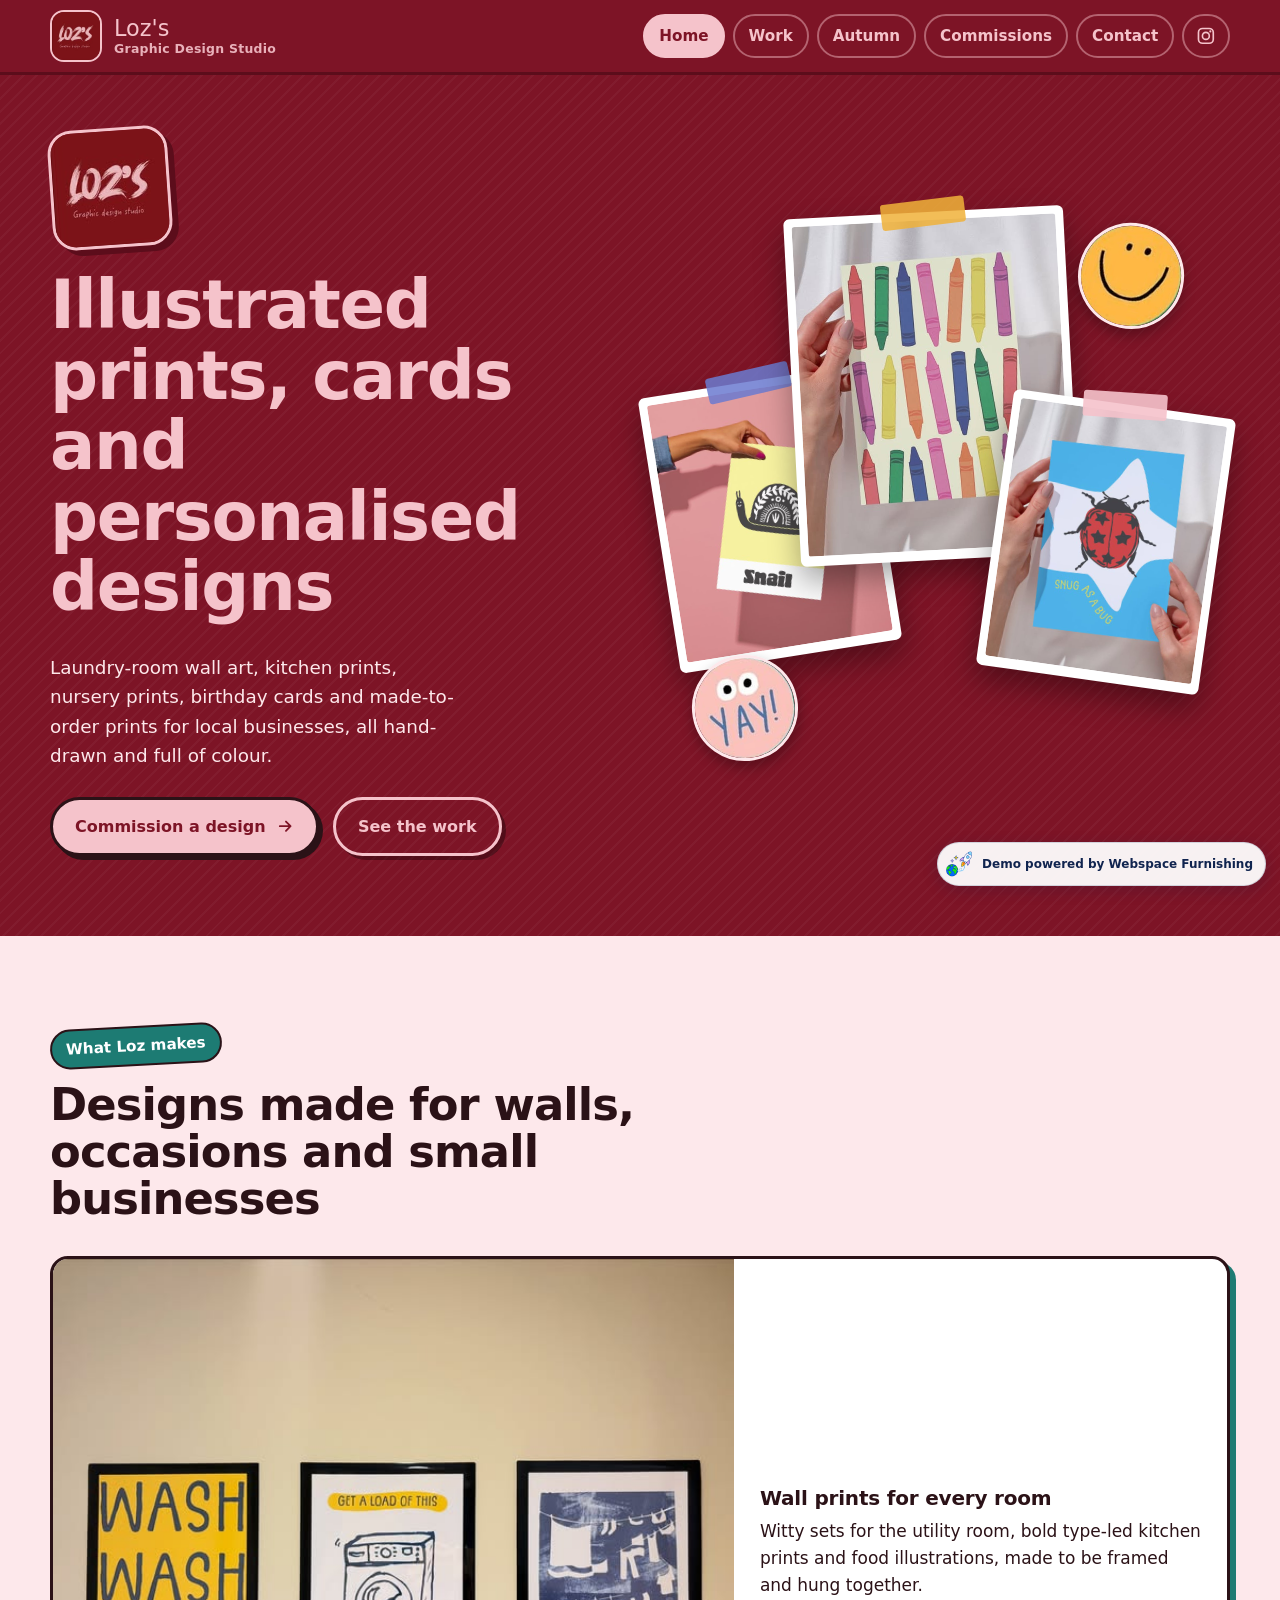
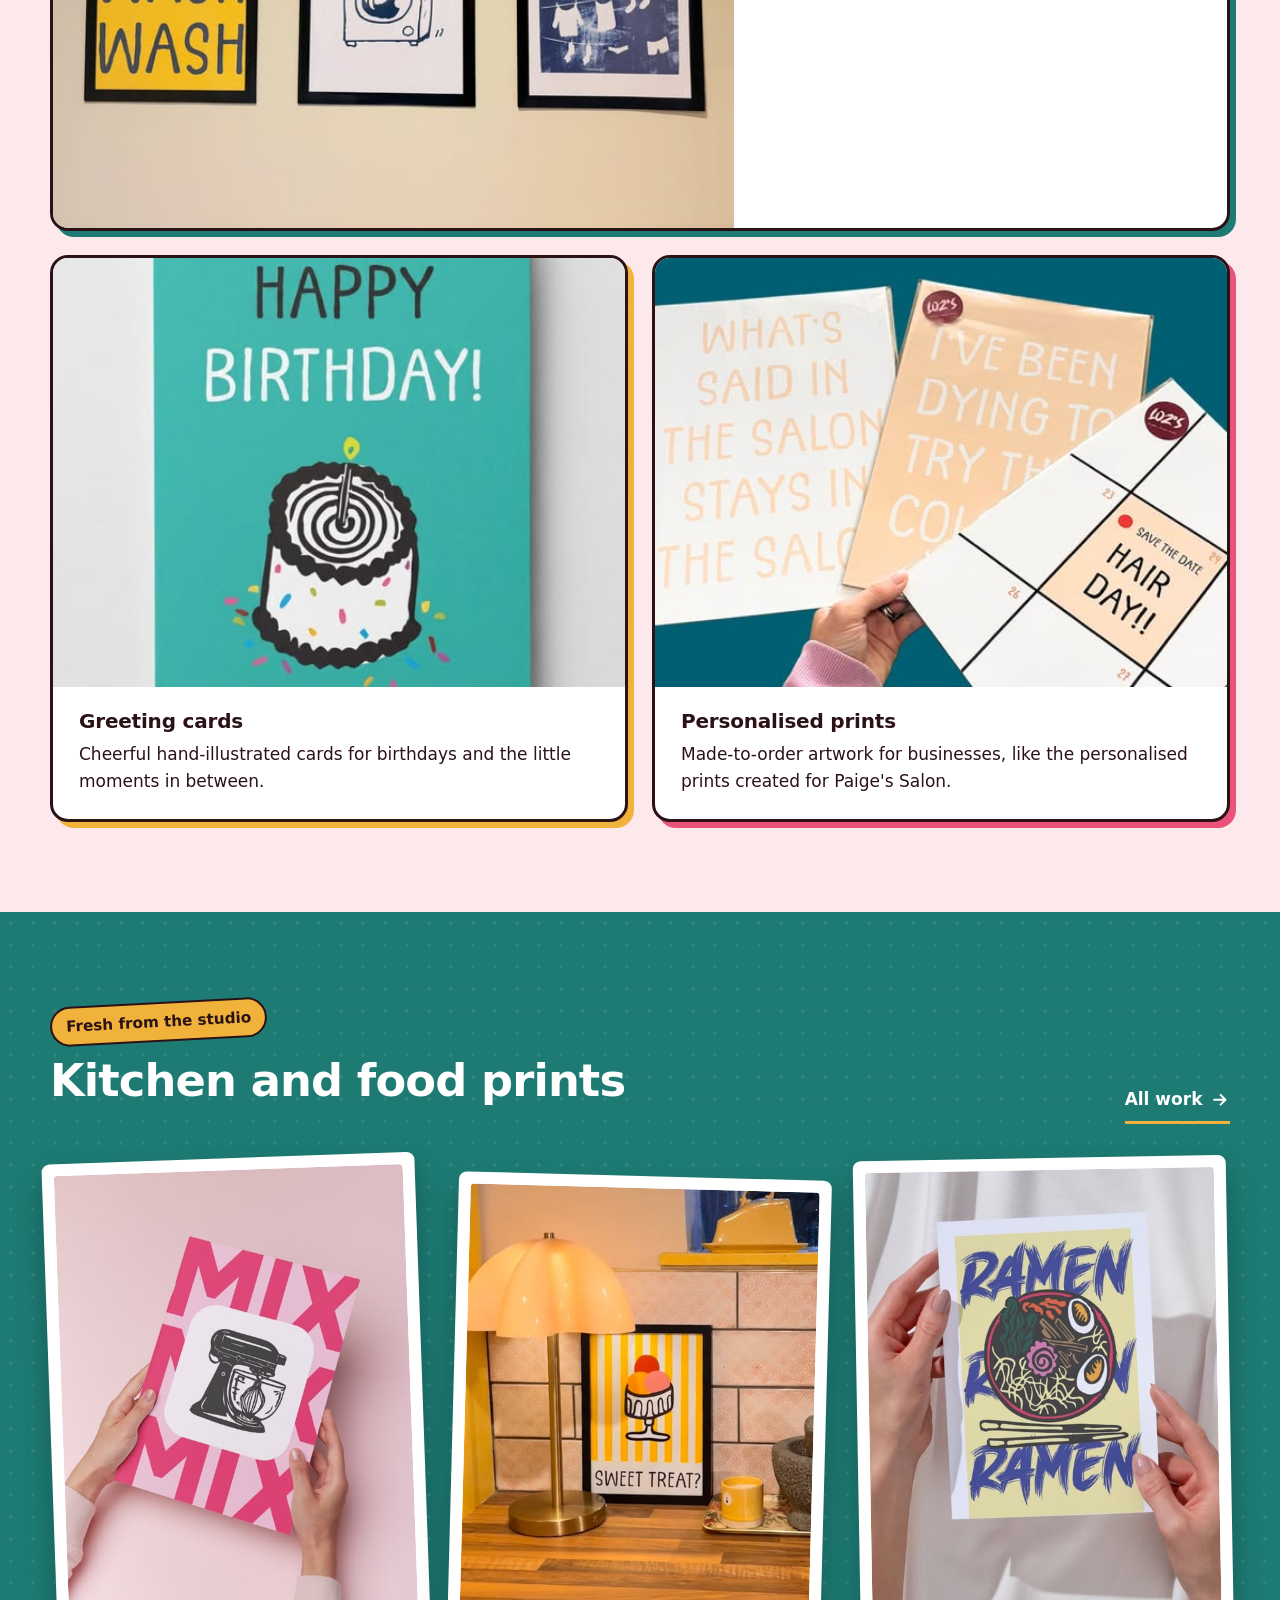
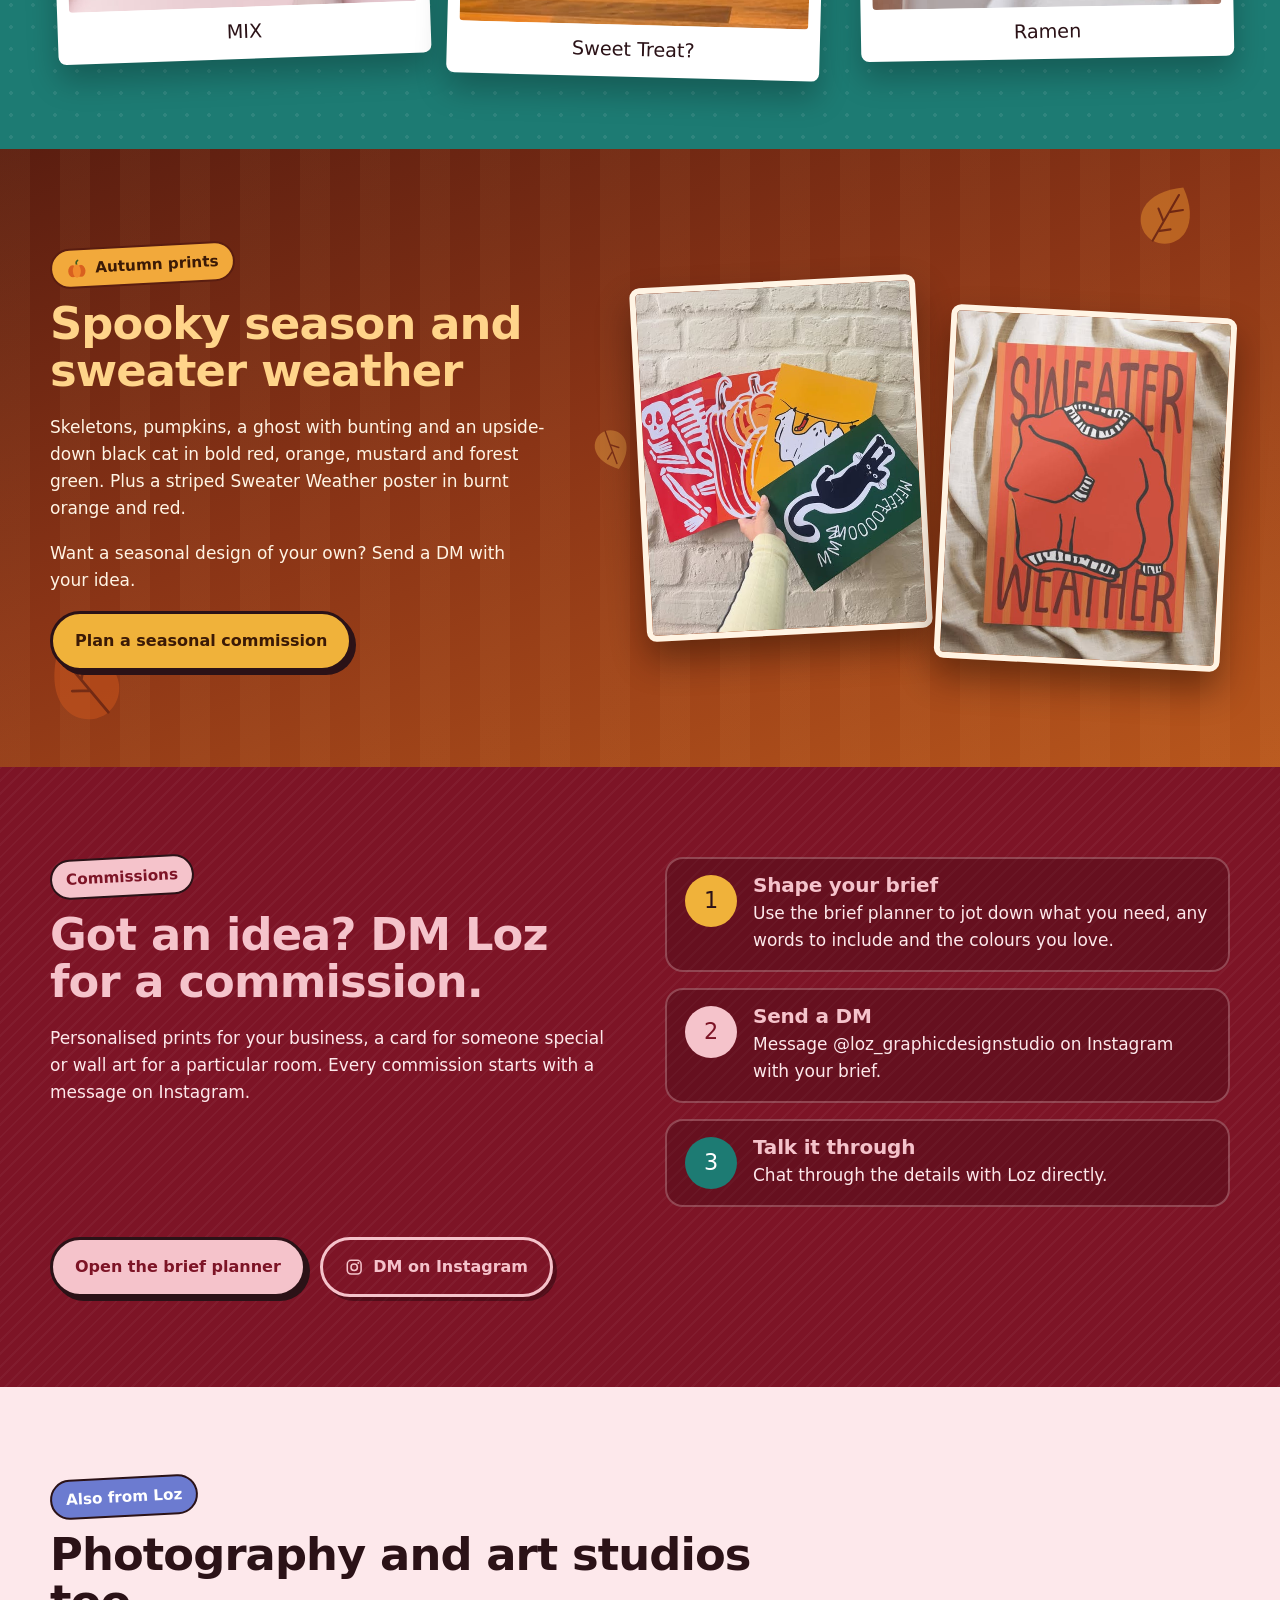
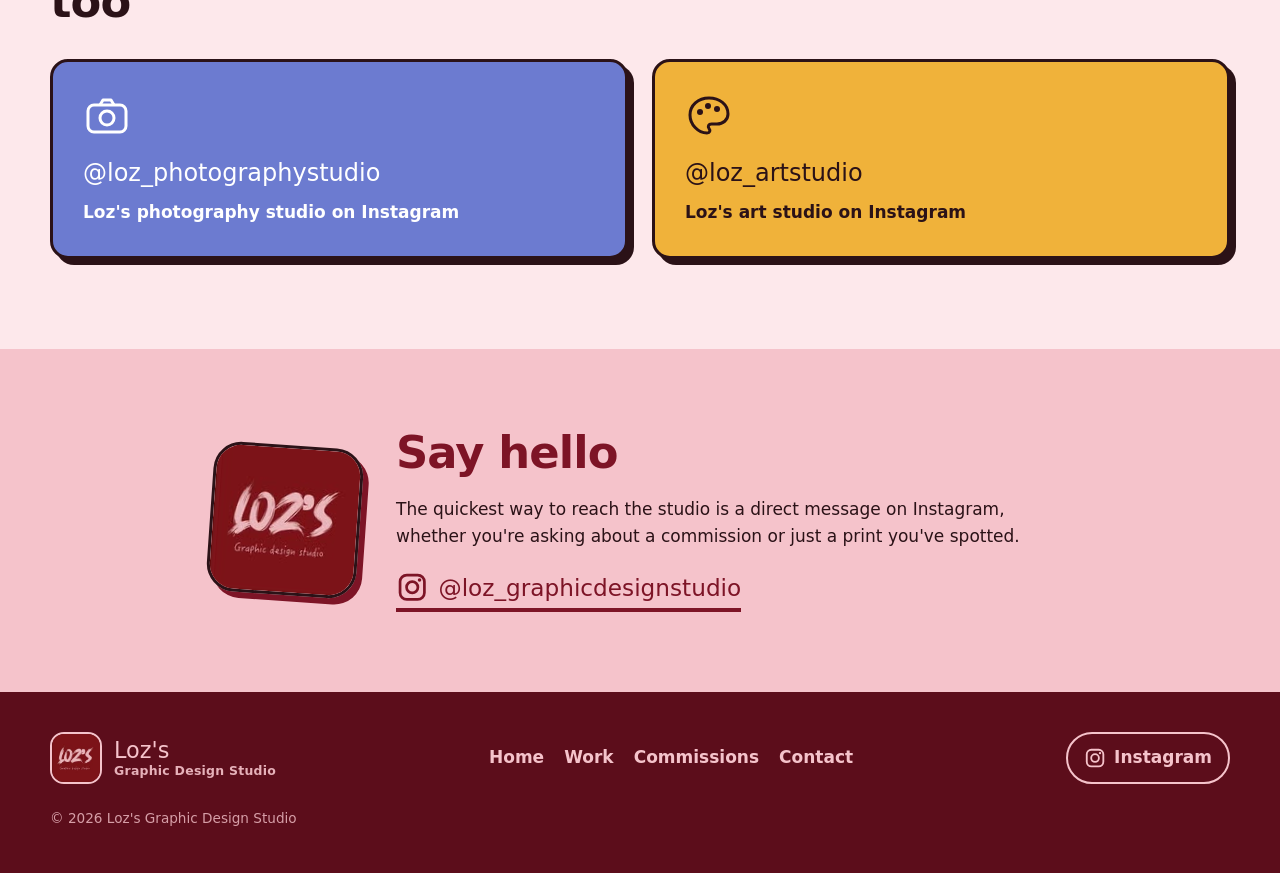
<file: index.html>
<!DOCTYPE html>
<html lang="en-GB">
<head>
<meta charset="utf-8">
<meta name="viewport" content="width=device-width, initial-scale=1">
<title>Loz's Graphic Design Studio | Illustrated prints, cards and personalised designs</title>
<meta name="description" content="Loz's Graphic Design Studio makes playful, hand-illustrated prints, greeting cards and personalised artwork. DM on Instagram to commission a design.">
<link rel="stylesheet" href="styles.css">
</head>
<body>
<a class="skip" href="#main">Skip to content</a>

<header class="site-head">
  <div class="wrap head-inner">
    <a class="brand" href="index.html" aria-label="Loz's Graphic Design Studio home">
      <img src="source-instagram/assets/image-1.jpg" alt="LOZ'S Graphic design studio logo" width="56" height="56">
      <span class="brand-name">Loz's<small>Graphic Design Studio</small></span>
    </a>
    <nav class="nav" aria-label="Main">
      <a href="index.html" aria-current="page">Home</a>
      <a href="work.html">Work</a>
      <a href="index.html#seasonal">Autumn</a>
      <a href="commission.html">Commissions</a>
      <a href="index.html#contact">Contact</a>
      <a class="nav-ig" href="https://www.instagram.com/loz_graphicdesignstudio/" target="_blank" rel="noopener" aria-label="Loz's Graphic Design Studio on Instagram">
        <svg viewBox="0 0 24 24" aria-hidden="true"><rect x="3" y="3" width="18" height="18" rx="5" fill="none" stroke="currentColor" stroke-width="2"/><circle cx="12" cy="12" r="4.2" fill="none" stroke="currentColor" stroke-width="2"/><circle cx="17.4" cy="6.6" r="1.3" fill="currentColor"/></svg>
      </a>
    </nav>
  </div>
</header>

<main id="main">

<section class="hero">
  <div class="wrap hero-grid">
    <div class="hero-copy">
      <img class="hero-logo" src="source-instagram/assets/image-1.jpg" alt="LOZ'S Graphic design studio" width="150" height="150">
      <h1>Illustrated prints, cards and personalised designs</h1>
      <p class="lede">Laundry-room wall art, kitchen prints, nursery prints, birthday cards and made-to-order prints for local businesses, all hand-drawn and full of colour.</p>
      <div class="btn-row">
        <a class="btn btn-pink" href="commission.html">Commission a design
          <svg viewBox="0 0 24 24" aria-hidden="true"><path d="M5 12h13M13 6l6 6-6 6" fill="none" stroke="currentColor" stroke-width="2.4" stroke-linecap="round" stroke-linejoin="round"/></svg>
        </a>
        <a class="btn btn-ghost" href="work.html">See the work</a>
      </div>
    </div>

    <div class="pinboard" aria-label="Recent prints">
      <figure class="pin pin-a">
        <span class="tape" aria-hidden="true"></span>
        <img src="source-instagram/assets/image-5.jpg" alt="Hands holding an illustrated print of rows of rainbow crayons on a cream background" width="512" height="640">
      </figure>
      <figure class="pin pin-b">
        <span class="tape" aria-hidden="true"></span>
        <img src="source-instagram/assets/image-7.jpg" alt="Folk-style charcoal snail print on pale yellow with the word Snail, held against a dusty pink wall" width="512" height="640">
      </figure>
      <figure class="pin pin-c">
        <span class="tape" aria-hidden="true"></span>
        <img src="source-instagram/assets/image-8.jpg" alt="Sky-blue card with a red star-spotted ladybird and the words Snug as a bug" width="512" height="640">
      </figure>
      <img class="sticker s1" src="source-instagram/assets/image-2.jpg" alt="" width="150" height="150">
      <img class="sticker s2" src="source-instagram/assets/image-4.jpg" alt="" width="150" height="150">
    </div>
  </div>
</section>

<section class="makes" id="makes">
  <div class="wrap">
    <div class="sec-head">
      <span class="tag tag-teal">What Loz makes</span>
      <h2>Designs made for walls, occasions and small businesses</h2>
    </div>
    <div class="make-grid">
      <article class="make make-wide">
        <img src="source-instagram/assets/image-6.jpg" alt="Three framed laundry prints on a cream wall: WASH WASH WASH in navy on yellow, a washing machine with the banner Get a load of this, and a navy print of clothes on washing lines" width="640" height="535" loading="lazy">
        <div class="make-body">
          <h3>Wall prints for every room</h3>
          <p>Witty sets for the utility room, bold type-led kitchen prints and food illustrations, made to be framed and hung together.</p>
        </div>
      </article>
      <article class="make">
        <img src="source-instagram/assets/image-13.jpg" alt="Teal greeting card with a black and white illustrated birthday cake, one candle and colourful sprinkles, reading Happy Birthday" width="640" height="640" loading="lazy">
        <div class="make-body">
          <h3>Greeting cards</h3>
          <p>Cheerful hand-illustrated cards for birthdays and the little moments in between.</p>
        </div>
      </article>
      <article class="make">
        <img src="source-instagram/assets/image-11.jpg" alt="A hand holding three personalised salon prints in peach and white against a teal background" width="640" height="640" loading="lazy">
        <div class="make-body">
          <h3>Personalised prints</h3>
          <p>Made-to-order artwork for businesses, like the personalised prints created for Paige's Salon.</p>
        </div>
      </article>
    </div>
  </div>
</section>

<section class="fresh">
  <div class="wrap">
    <div class="sec-head row">
      <div>
        <span class="tag tag-mustard">Fresh from the studio</span>
        <h2>Kitchen and food prints</h2>
      </div>
      <a class="link-arrow" href="work.html">All work
        <svg viewBox="0 0 24 24" aria-hidden="true"><path d="M5 12h13M13 6l6 6-6 6" fill="none" stroke="currentColor" stroke-width="2.4" stroke-linecap="round" stroke-linejoin="round"/></svg>
      </a>
    </div>
    <div class="fresh-grid">
      <figure class="polaroid r1">
        <img src="source-instagram/assets/image-10.jpg" alt="Print with MIX repeated in hot pink around a charcoal linocut-style stand mixer" width="512" height="640" loading="lazy">
        <figcaption>MIX</figcaption>
      </figure>
      <figure class="polaroid r2">
        <img src="source-instagram/assets/image-9.jpg" alt="Framed ice-cream sundae print captioned Sweet treat? styled on a kitchen counter beside a brass lamp" width="512" height="640" loading="lazy">
        <figcaption>Sweet Treat?</figcaption>
      </figure>
      <figure class="polaroid r3">
        <img src="source-instagram/assets/image-16.jpg" alt="Pale yellow print of a bowl of ramen from above with RAMEN repeated in blue brush lettering" width="512" height="640" loading="lazy">
        <figcaption>Ramen</figcaption>
      </figure>
    </div>
  </div>
</section>

<section class="seasonal" id="seasonal" aria-labelledby="seasonal-title">
  <svg class="leaf leaf-1" viewBox="0 0 64 64" aria-hidden="true"><path d="M32 4c14 10 22 22 22 34 0 12-10 22-22 22S10 50 10 38C10 26 18 14 32 4z" fill="currentColor"/><path d="M32 12v48M32 30l10-8M32 40l-10-8M32 50l9-7" stroke="#5a1d10" stroke-width="2" fill="none" stroke-linecap="round"/></svg>
  <svg class="leaf leaf-2" viewBox="0 0 64 64" aria-hidden="true"><path d="M32 4c14 10 22 22 22 34 0 12-10 22-22 22S10 50 10 38C10 26 18 14 32 4z" fill="currentColor"/><path d="M32 12v48M32 30l10-8M32 40l-10-8" stroke="#5a1d10" stroke-width="2" fill="none" stroke-linecap="round"/></svg>
  <svg class="leaf leaf-3" viewBox="0 0 64 64" aria-hidden="true"><path d="M32 4c14 10 22 22 22 34 0 12-10 22-22 22S10 50 10 38C10 26 18 14 32 4z" fill="currentColor"/><path d="M32 12v48M32 30l10-8M32 40l-10-8" stroke="#5a1d10" stroke-width="2" fill="none" stroke-linecap="round"/></svg>
  <div class="wrap seasonal-grid">
    <div class="seasonal-copy">
      <span class="tag tag-amber">
        <svg viewBox="0 0 32 32" aria-hidden="true"><path d="M16 9c-1-3 0-5 2-6" stroke="#3d5a1e" stroke-width="2.4" fill="none" stroke-linecap="round"/><ellipse cx="10" cy="19" rx="7" ry="9" fill="#d9601f"/><ellipse cx="22" cy="19" rx="7" ry="9" fill="#d9601f"/><ellipse cx="16" cy="19" rx="6" ry="10" fill="#f08a2c"/></svg>
        Autumn prints
      </span>
      <h2 id="seasonal-title">Spooky season and sweater weather</h2>
      <p>Skeletons, pumpkins, a ghost with bunting and an upside-down black cat in bold red, orange, mustard and forest green. Plus a striped Sweater Weather poster in burnt orange and red.</p>
      <p>Want a seasonal design of your own? Send a DM with your idea.</p>
      <a class="btn btn-amber" href="commission.html">Plan a seasonal commission</a>
    </div>
    <div class="seasonal-pics">
      <figure class="s-pic s-pic-1">
        <img src="source-instagram/assets/image-12.jpg" alt="Four Halloween prints fanned out against a white brick wall: a skeleton on red, pumpkins on orange, a ghost with bunting on yellow and an upside-down black cat on green" width="512" height="640" loading="lazy">
      </figure>
      <figure class="s-pic s-pic-2">
        <img src="source-instagram/assets/image-15.jpg" alt="Sweater Weather poster with a hand-drawn red jumper on orange and red stripes, laid on linen with a wheat stalk" width="512" height="640" loading="lazy">
      </figure>
    </div>
  </div>
</section>

<section class="commission-cta">
  <div class="wrap cta-grid">
    <div>
      <span class="tag tag-pink">Commissions</span>
      <h2>Got an idea? DM Loz for a commission.</h2>
      <p>Personalised prints for your business, a card for someone special or wall art for a particular room. Every commission starts with a message on Instagram.</p>
    </div>
    <ol class="steps">
      <li><span class="num">1</span><div><h3>Shape your brief</h3><p>Use the brief planner to jot down what you need, any words to include and the colours you love.</p></div></li>
      <li><span class="num">2</span><div><h3>Send a DM</h3><p>Message @loz_graphicdesignstudio on Instagram with your brief.</p></div></li>
      <li><span class="num">3</span><div><h3>Talk it through</h3><p>Chat through the details with Loz directly.</p></div></li>
    </ol>
    <div class="btn-row cta-btns">
      <a class="btn btn-pink" href="commission.html">Open the brief planner</a>
      <a class="btn btn-ghost" href="https://www.instagram.com/loz_graphicdesignstudio/" target="_blank" rel="noopener">
        <svg viewBox="0 0 24 24" aria-hidden="true"><rect x="3" y="3" width="18" height="18" rx="5" fill="none" stroke="currentColor" stroke-width="2"/><circle cx="12" cy="12" r="4.2" fill="none" stroke="currentColor" stroke-width="2"/><circle cx="17.4" cy="6.6" r="1.3" fill="currentColor"/></svg>
        DM on Instagram
      </a>
    </div>
  </div>
</section>

<section class="family">
  <div class="wrap">
    <div class="sec-head">
      <span class="tag tag-peri">Also from Loz</span>
      <h2>Photography and art studios too</h2>
    </div>
    <div class="family-grid">
      <a class="family-card fc-photo" href="https://www.instagram.com/loz_photographystudio/" target="_blank" rel="noopener">
        <svg class="fc-icon" viewBox="0 0 48 48" aria-hidden="true"><rect x="5" y="13" width="38" height="27" rx="6" fill="none" stroke="currentColor" stroke-width="3"/><path d="M17 13l3-5h8l3 5" fill="none" stroke="currentColor" stroke-width="3" stroke-linejoin="round"/><circle cx="24" cy="26" r="7" fill="none" stroke="currentColor" stroke-width="3"/></svg>
        <span class="fc-name">@loz_photographystudio</span>
        <span class="fc-sub">Loz's photography studio on Instagram</span>
      </a>
      <a class="family-card fc-art" href="https://www.instagram.com/loz_artstudio/" target="_blank" rel="noopener">
        <svg class="fc-icon" viewBox="0 0 48 48" aria-hidden="true"><path d="M24 6C13 6 5 13.5 5 23s8 18 17 18c3 0 3.5-2.5 2-4.5s-.5-4.5 2.5-4.5H32c6 0 11-4 11-10C43 12.5 34.5 6 24 6z" fill="none" stroke="currentColor" stroke-width="3" stroke-linejoin="round"/><circle cx="15" cy="20" r="3" fill="currentColor"/><circle cx="23" cy="14" r="3" fill="currentColor"/><circle cx="32" cy="17" r="3" fill="currentColor"/></svg>
        <span class="fc-name">@loz_artstudio</span>
        <span class="fc-sub">Loz's art studio on Instagram</span>
      </a>
    </div>
  </div>
</section>

<section class="contact" id="contact">
  <div class="wrap contact-inner">
    <img class="contact-logo" src="source-instagram/assets/image-1.jpg" alt="LOZ'S Graphic design studio logo" width="150" height="150" loading="lazy">
    <div>
      <h2>Say hello</h2>
      <p>The quickest way to reach the studio is a direct message on Instagram, whether you're asking about a commission or just a print you've spotted.</p>
      <a class="ig-big" href="https://www.instagram.com/loz_graphicdesignstudio/" target="_blank" rel="noopener" aria-label="Message @loz_graphicdesignstudio on Instagram">
        <svg viewBox="0 0 24 24" aria-hidden="true"><rect x="3" y="3" width="18" height="18" rx="5" fill="none" stroke="currentColor" stroke-width="2"/><circle cx="12" cy="12" r="4.2" fill="none" stroke="currentColor" stroke-width="2"/><circle cx="17.4" cy="6.6" r="1.3" fill="currentColor"/></svg>
        @loz_graphicdesignstudio
      </a>
    </div>
  </div>
</section>

</main>

<footer class="site-foot">
  <div class="wrap foot-inner">
    <a class="brand" href="index.html">
      <img src="source-instagram/assets/image-1.jpg" alt="LOZ'S Graphic design studio logo" width="56" height="56" loading="lazy">
      <span class="brand-name">Loz's<small>Graphic Design Studio</small></span>
    </a>
    <nav class="foot-nav" aria-label="Footer">
      <a href="index.html">Home</a>
      <a href="work.html">Work</a>
      <a href="commission.html">Commissions</a>
      <a href="index.html#contact">Contact</a>
    </nav>
    <a class="social" href="https://www.instagram.com/loz_graphicdesignstudio/" target="_blank" rel="noopener" aria-label="Instagram: @loz_graphicdesignstudio">
      <svg viewBox="0 0 24 24" aria-hidden="true"><rect x="3" y="3" width="18" height="18" rx="5" fill="none" stroke="currentColor" stroke-width="2"/><circle cx="12" cy="12" r="4.2" fill="none" stroke="currentColor" stroke-width="2"/><circle cx="17.4" cy="6.6" r="1.3" fill="currentColor"/></svg>
      <span>Instagram</span>
    </a>
  </div>
  <p class="wrap copy">&copy; <span data-year>2026</span> Loz's Graphic Design Studio</p>
</footer>

<script src="script.js"></script>
<!-- webspace-furnishing-demo-badge --><style>#wf-demo-badge{all:initial;position:fixed;right:14px;bottom:14px;z-index:2147483646;display:flex;align-items:center;gap:8px;padding:6px 12px 6px 6px;border-radius:999px;background:rgba(255,255,255,.94);border:1px solid rgba(16,46,102,.16);box-shadow:0 4px 16px rgba(10,30,70,.18);font:600 12px/1.2 system-ui,-apple-system,"Segoe UI",Roboto,Arial,sans-serif;color:#10244f;letter-spacing:0;text-decoration:none;cursor:pointer;transition:box-shadow .15s,transform .15s,bottom .2s;-webkit-font-smoothing:antialiased}#wf-demo-badge:hover,#wf-demo-badge:focus-visible{box-shadow:0 6px 22px rgba(10,30,70,.28);transform:translateY(-1px)}#wf-demo-badge:focus-visible{outline:2px solid #1f6fd6;outline-offset:2px}#wf-demo-badge img{all:initial;display:block;width:30px;height:30px}#wf-demo-badge span{all:initial;font:inherit;color:inherit;white-space:nowrap}@media (max-width:520px){#wf-demo-badge{right:10px;bottom:10px;padding:4px 10px 4px 4px;font-size:11px}#wf-demo-badge img{width:24px;height:24px}}@media print{#wf-demo-badge{display:none}}</style><a id="wf-demo-badge" href="https://webspacefurnishing.uk/" target="_blank" rel="noopener" aria-label="Demo powered by Webspace Furnishing - visit webspacefurnishing.uk"><img src="[data-uri]" alt="" width="30" height="30"><span>Demo powered by Webspace Furnishing</span></a><script>(function(){var b=document.getElementById('wf-demo-badge');if(!b)return;var list=[],t;function scan(){list=[];var all=document.body.getElementsByTagName('*');for(var i=0;i<all.length;i++){var e=all[i];if(e===b||b.contains(e))continue;var s=getComputedStyle(e);if(s.position==='fixed'||(s.position==='sticky'&&s.bottom!=='auto'))list.push(e);}place();}function place(){b.style.bottom='';var h=window.innerHeight,lift=parseFloat(getComputedStyle(b).bottom)||14,r=b.getBoundingClientRect();for(var pass=0;pass<4;pass++){var top=h-lift-r.height,bottom=h-lift,moved=false;for(var i=0;i<list.length;i++){var q=list[i].getBoundingClientRect();if(!q.width||!q.height||q.top<h*0.4)continue;if(q.left<r.right&&q.right>r.left&&q.top<bottom&&q.bottom>top){lift=h-q.top+8;moved=true;}}if(!moved)break;}b.style.bottom=lift+'px';}function later(){clearTimeout(t);t=setTimeout(scan,150);}scan();window.addEventListener('load',scan);window.addEventListener('resize',later);window.addEventListener('scroll',later,{passive:true});})();</script></body>
</html>
</file>
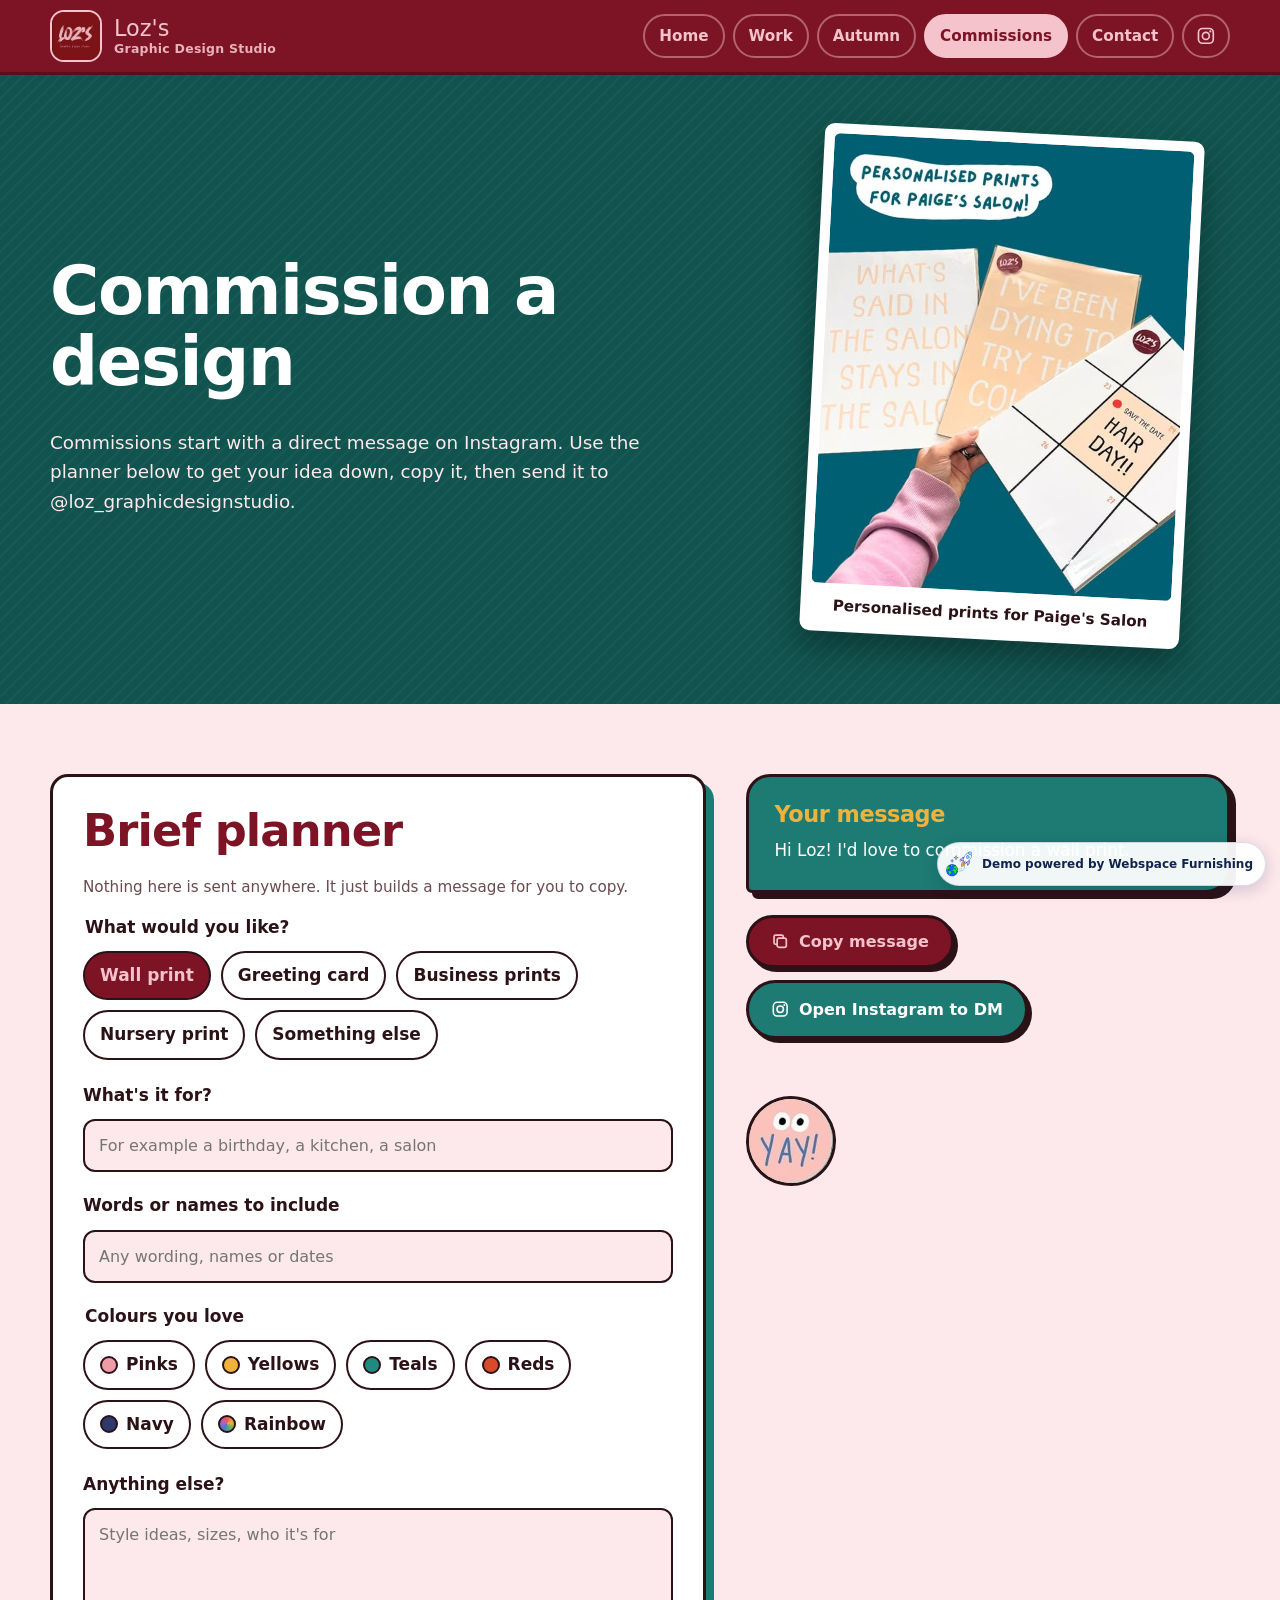
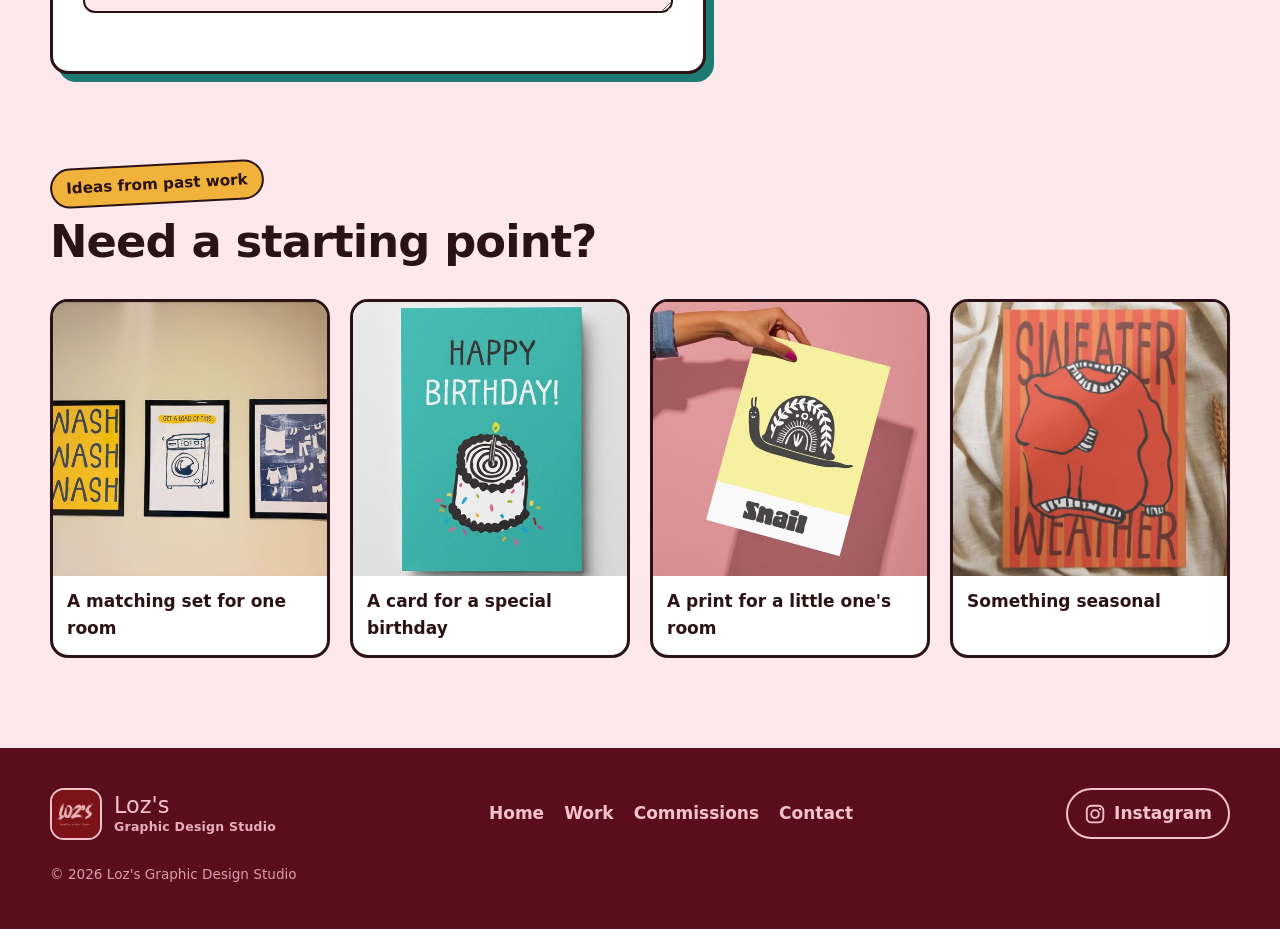
<file: commission.html>
<!DOCTYPE html>
<html lang="en-GB">
<head>
<meta charset="utf-8">
<meta name="viewport" content="width=device-width, initial-scale=1">
<title>Commissions | Loz's Graphic Design Studio</title>
<meta name="description" content="Commission a print, card or personalised design from Loz's Graphic Design Studio. Plan your brief, then DM on Instagram.">
<link rel="stylesheet" href="styles.css">
</head>
<body>
<a class="skip" href="#main">Skip to content</a>

<header class="site-head">
  <div class="wrap head-inner">
    <a class="brand" href="index.html" aria-label="Loz's Graphic Design Studio home">
      <img src="source-instagram/assets/image-1.jpg" alt="LOZ'S Graphic design studio logo" width="56" height="56">
      <span class="brand-name">Loz's<small>Graphic Design Studio</small></span>
    </a>
    <nav class="nav" aria-label="Main">
      <a href="index.html">Home</a>
      <a href="work.html">Work</a>
      <a href="index.html#seasonal">Autumn</a>
      <a href="commission.html" aria-current="page">Commissions</a>
      <a href="index.html#contact">Contact</a>
      <a class="nav-ig" href="https://www.instagram.com/loz_graphicdesignstudio/" target="_blank" rel="noopener" aria-label="Loz's Graphic Design Studio on Instagram">
        <svg viewBox="0 0 24 24" aria-hidden="true"><rect x="3" y="3" width="18" height="18" rx="5" fill="none" stroke="currentColor" stroke-width="2"/><circle cx="12" cy="12" r="4.2" fill="none" stroke="currentColor" stroke-width="2"/><circle cx="17.4" cy="6.6" r="1.3" fill="currentColor"/></svg>
      </a>
    </nav>
  </div>
</header>

<main id="main">
  <section class="page-hero teal">
    <div class="wrap page-hero-split">
      <div>
        <h1>Commission a design</h1>
        <p class="lede">Commissions start with a direct message on Instagram. Use the planner below to get your idea down, copy it, then send it to @loz_graphicdesignstudio.</p>
      </div>
      <figure class="tilt-photo">
        <img src="source-instagram/assets/image-11.jpg" alt="Personalised prints made for Paige's Salon, held against a teal background" width="640" height="640">
        <figcaption>Personalised prints for Paige's Salon</figcaption>
      </figure>
    </div>
  </section>

  <section class="planner-sec">
    <div class="wrap planner-grid">
      <form class="planner" id="planner" novalidate>
        <h2>Brief planner</h2>
        <p class="muted">Nothing here is sent anywhere. It just builds a message for you to copy.</p>

        <fieldset>
          <legend>What would you like?</legend>
          <div class="choice-row">
            <label class="choice"><input type="radio" name="type" value="a wall print" checked><span>Wall print</span></label>
            <label class="choice"><input type="radio" name="type" value="a greeting card"><span>Greeting card</span></label>
            <label class="choice"><input type="radio" name="type" value="personalised prints for my business"><span>Business prints</span></label>
            <label class="choice"><input type="radio" name="type" value="a nursery or kids' print"><span>Nursery print</span></label>
            <label class="choice"><input type="radio" name="type" value="something else"><span>Something else</span></label>
          </div>
        </fieldset>

        <label class="field">
          <span>What's it for?</span>
          <input type="text" name="occasion" placeholder="For example a birthday, a kitchen, a salon">
        </label>

        <label class="field">
          <span>Words or names to include</span>
          <input type="text" name="words" placeholder="Any wording, names or dates">
        </label>

        <fieldset>
          <legend>Colours you love</legend>
          <div class="swatches">
            <label class="swatch"><input type="checkbox" name="colour" value="pinks"><span style="--sw:#f19aa8">Pinks</span></label>
            <label class="swatch"><input type="checkbox" name="colour" value="mustard and yellow"><span style="--sw:#f0b23a">Yellows</span></label>
            <label class="swatch"><input type="checkbox" name="colour" value="teal and blue"><span style="--sw:#1f8a80">Teals</span></label>
            <label class="swatch"><input type="checkbox" name="colour" value="reds and oranges"><span style="--sw:#d94a2b">Reds</span></label>
            <label class="swatch"><input type="checkbox" name="colour" value="navy and monochrome"><span style="--sw:#2d3a6b">Navy</span></label>
            <label class="swatch"><input type="checkbox" name="colour" value="rainbow brights"><span style="--sw:conic-gradient(#e85a5a,#f0b23a,#5ab06a,#4a78d0,#b061c9,#e85a5a)">Rainbow</span></label>
          </div>
        </fieldset>

        <label class="field">
          <span>Anything else?</span>
          <textarea name="notes" rows="3" placeholder="Style ideas, sizes, who it's for"></textarea>
        </label>
      </form>

      <aside class="preview" aria-labelledby="preview-title">
        <div class="bubble">
          <h2 id="preview-title">Your message</h2>
          <p id="brief-out" class="brief-out" aria-live="polite">Hi Loz! I'd love to commission a wall print.</p>
        </div>
        <div class="preview-actions">
          <button type="button" class="btn btn-maroon" id="copy-brief">
            <svg viewBox="0 0 24 24" aria-hidden="true"><rect x="8" y="8" width="12" height="12" rx="2.5" fill="none" stroke="currentColor" stroke-width="2.2"/><path d="M16 8V6a2 2 0 0 0-2-2H6a2 2 0 0 0-2 2v8a2 2 0 0 0 2 2h2" fill="none" stroke="currentColor" stroke-width="2.2"/></svg>
            Copy message
          </button>
          <a class="btn btn-teal" href="https://www.instagram.com/loz_graphicdesignstudio/" target="_blank" rel="noopener">
            <svg viewBox="0 0 24 24" aria-hidden="true"><rect x="3" y="3" width="18" height="18" rx="5" fill="none" stroke="currentColor" stroke-width="2"/><circle cx="12" cy="12" r="4.2" fill="none" stroke="currentColor" stroke-width="2"/><circle cx="17.4" cy="6.6" r="1.3" fill="currentColor"/></svg>
            Open Instagram to DM
          </a>
        </div>
        <p class="copy-status" id="copy-status" role="status"></p>
        <img class="preview-sticker" src="source-instagram/assets/image-4.jpg" alt="" width="150" height="150">
      </aside>
    </div>
  </section>

  <section class="ideas">
    <div class="wrap">
      <div class="sec-head">
        <span class="tag tag-mustard">Ideas from past work</span>
        <h2>Need a starting point?</h2>
      </div>
      <div class="idea-grid">
        <a class="idea" href="work.html"><img src="source-instagram/assets/image-6.jpg" alt="Laundry room trio of framed prints" width="640" height="535" loading="lazy"><span>A matching set for one room</span></a>
        <a class="idea" href="work.html"><img src="source-instagram/assets/image-13.jpg" alt="Happy Birthday card with an illustrated cake" width="640" height="640" loading="lazy"><span>A card for a special birthday</span></a>
        <a class="idea" href="work.html"><img src="source-instagram/assets/image-7.jpg" alt="Snail nursery print" width="512" height="640" loading="lazy"><span>A print for a little one's room</span></a>
        <a class="idea" href="work.html"><img src="source-instagram/assets/image-15.jpg" alt="Sweater Weather autumn poster" width="512" height="640" loading="lazy"><span>Something seasonal</span></a>
      </div>
    </div>
  </section>
</main>

<footer class="site-foot">
  <div class="wrap foot-inner">
    <a class="brand" href="index.html">
      <img src="source-instagram/assets/image-1.jpg" alt="LOZ'S Graphic design studio logo" width="56" height="56" loading="lazy">
      <span class="brand-name">Loz's<small>Graphic Design Studio</small></span>
    </a>
    <nav class="foot-nav" aria-label="Footer">
      <a href="index.html">Home</a>
      <a href="work.html">Work</a>
      <a href="commission.html">Commissions</a>
      <a href="index.html#contact">Contact</a>
    </nav>
    <a class="social" href="https://www.instagram.com/loz_graphicdesignstudio/" target="_blank" rel="noopener" aria-label="Instagram: @loz_graphicdesignstudio">
      <svg viewBox="0 0 24 24" aria-hidden="true"><rect x="3" y="3" width="18" height="18" rx="5" fill="none" stroke="currentColor" stroke-width="2"/><circle cx="12" cy="12" r="4.2" fill="none" stroke="currentColor" stroke-width="2"/><circle cx="17.4" cy="6.6" r="1.3" fill="currentColor"/></svg>
      <span>Instagram</span>
    </a>
  </div>
  <p class="wrap copy">&copy; <span data-year>2026</span> Loz's Graphic Design Studio</p>
</footer>

<script src="script.js"></script>
<!-- webspace-furnishing-demo-badge --><style>#wf-demo-badge{all:initial;position:fixed;right:14px;bottom:14px;z-index:2147483646;display:flex;align-items:center;gap:8px;padding:6px 12px 6px 6px;border-radius:999px;background:rgba(255,255,255,.94);border:1px solid rgba(16,46,102,.16);box-shadow:0 4px 16px rgba(10,30,70,.18);font:600 12px/1.2 system-ui,-apple-system,"Segoe UI",Roboto,Arial,sans-serif;color:#10244f;letter-spacing:0;text-decoration:none;cursor:pointer;transition:box-shadow .15s,transform .15s,bottom .2s;-webkit-font-smoothing:antialiased}#wf-demo-badge:hover,#wf-demo-badge:focus-visible{box-shadow:0 6px 22px rgba(10,30,70,.28);transform:translateY(-1px)}#wf-demo-badge:focus-visible{outline:2px solid #1f6fd6;outline-offset:2px}#wf-demo-badge img{all:initial;display:block;width:30px;height:30px}#wf-demo-badge span{all:initial;font:inherit;color:inherit;white-space:nowrap}@media (max-width:520px){#wf-demo-badge{right:10px;bottom:10px;padding:4px 10px 4px 4px;font-size:11px}#wf-demo-badge img{width:24px;height:24px}}@media print{#wf-demo-badge{display:none}}</style><a id="wf-demo-badge" href="https://webspacefurnishing.uk/" target="_blank" rel="noopener" aria-label="Demo powered by Webspace Furnishing - visit webspacefurnishing.uk"><img src="[data-uri]" alt="" width="30" height="30"><span>Demo powered by Webspace Furnishing</span></a><script>(function(){var b=document.getElementById('wf-demo-badge');if(!b)return;var list=[],t;function scan(){list=[];var all=document.body.getElementsByTagName('*');for(var i=0;i<all.length;i++){var e=all[i];if(e===b||b.contains(e))continue;var s=getComputedStyle(e);if(s.position==='fixed'||(s.position==='sticky'&&s.bottom!=='auto'))list.push(e);}place();}function place(){b.style.bottom='';var h=window.innerHeight,lift=parseFloat(getComputedStyle(b).bottom)||14,r=b.getBoundingClientRect();for(var pass=0;pass<4;pass++){var top=h-lift-r.height,bottom=h-lift,moved=false;for(var i=0;i<list.length;i++){var q=list[i].getBoundingClientRect();if(!q.width||!q.height||q.top<h*0.4)continue;if(q.left<r.right&&q.right>r.left&&q.top<bottom&&q.bottom>top){lift=h-q.top+8;moved=true;}}if(!moved)break;}b.style.bottom=lift+'px';}function later(){clearTimeout(t);t=setTimeout(scan,150);}scan();window.addEventListener('load',scan);window.addEventListener('resize',later);window.addEventListener('scroll',later,{passive:true});})();</script></body>
</html>
</file>
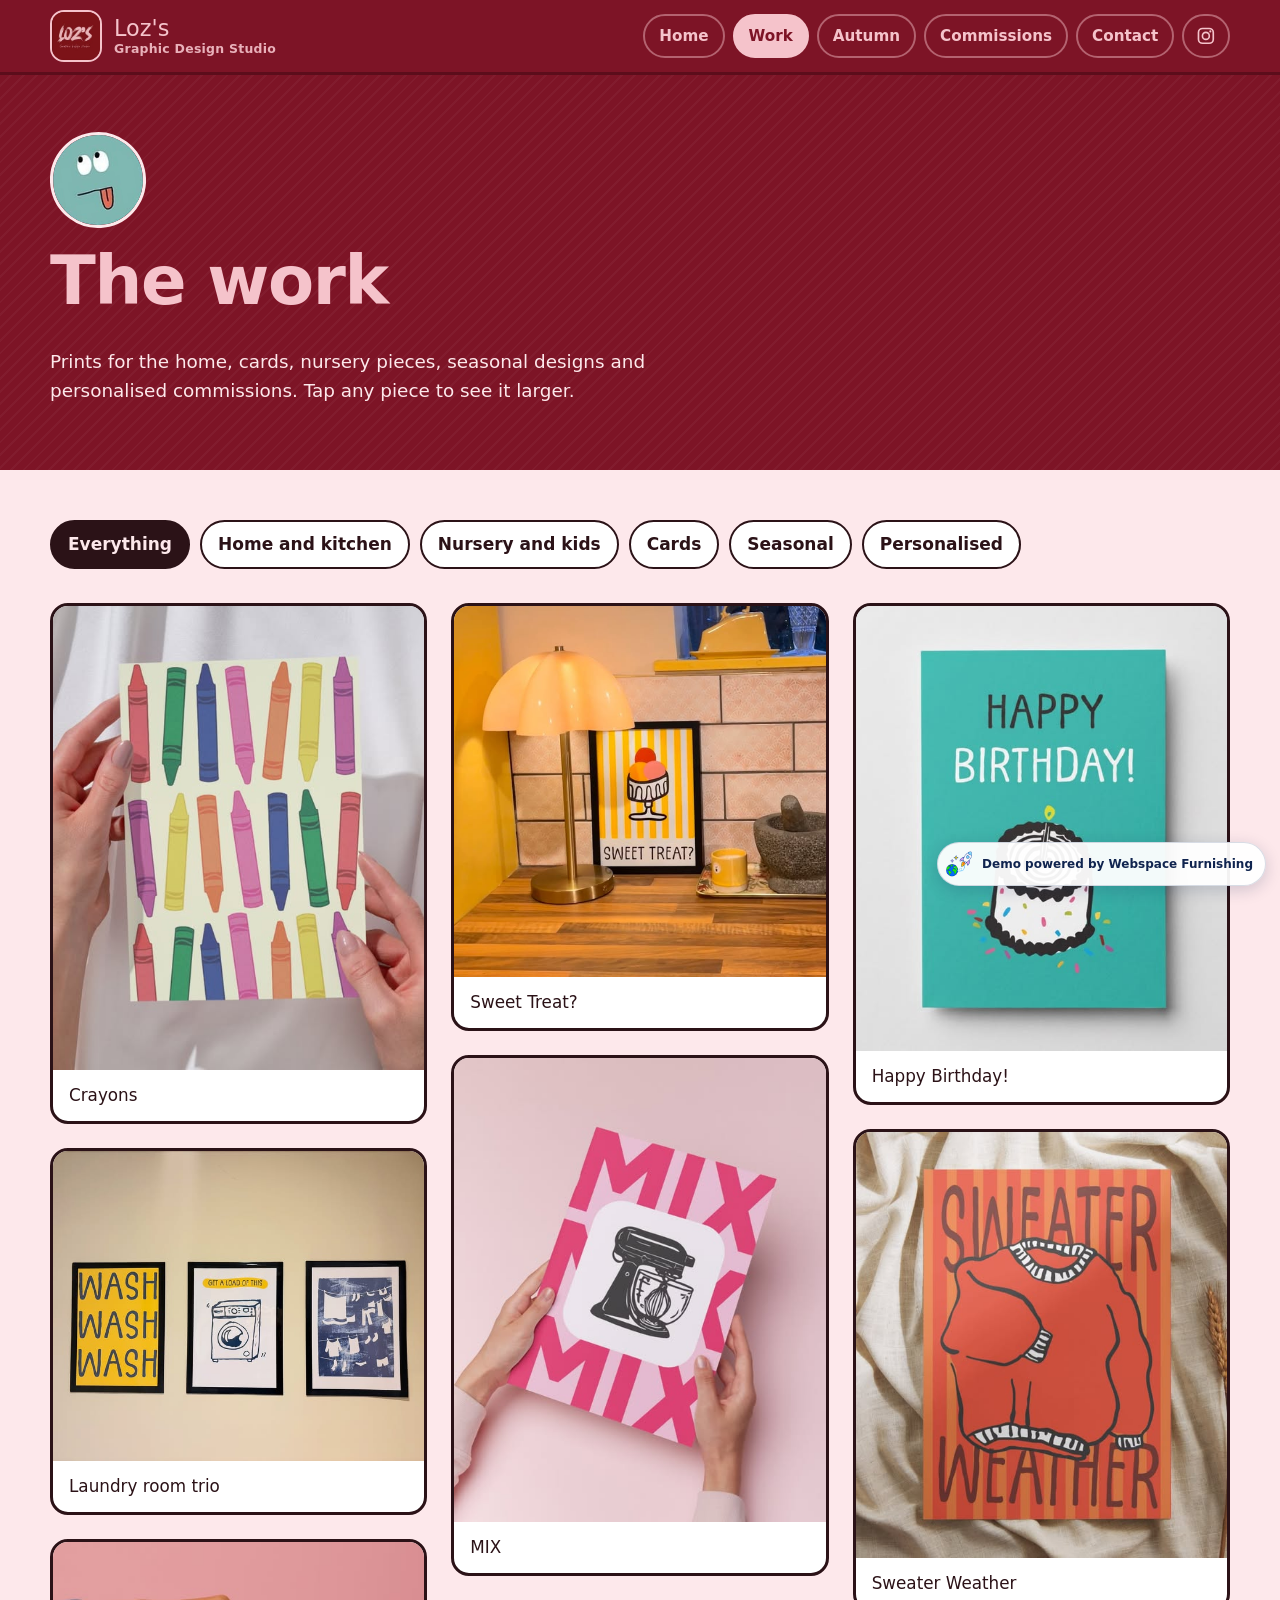
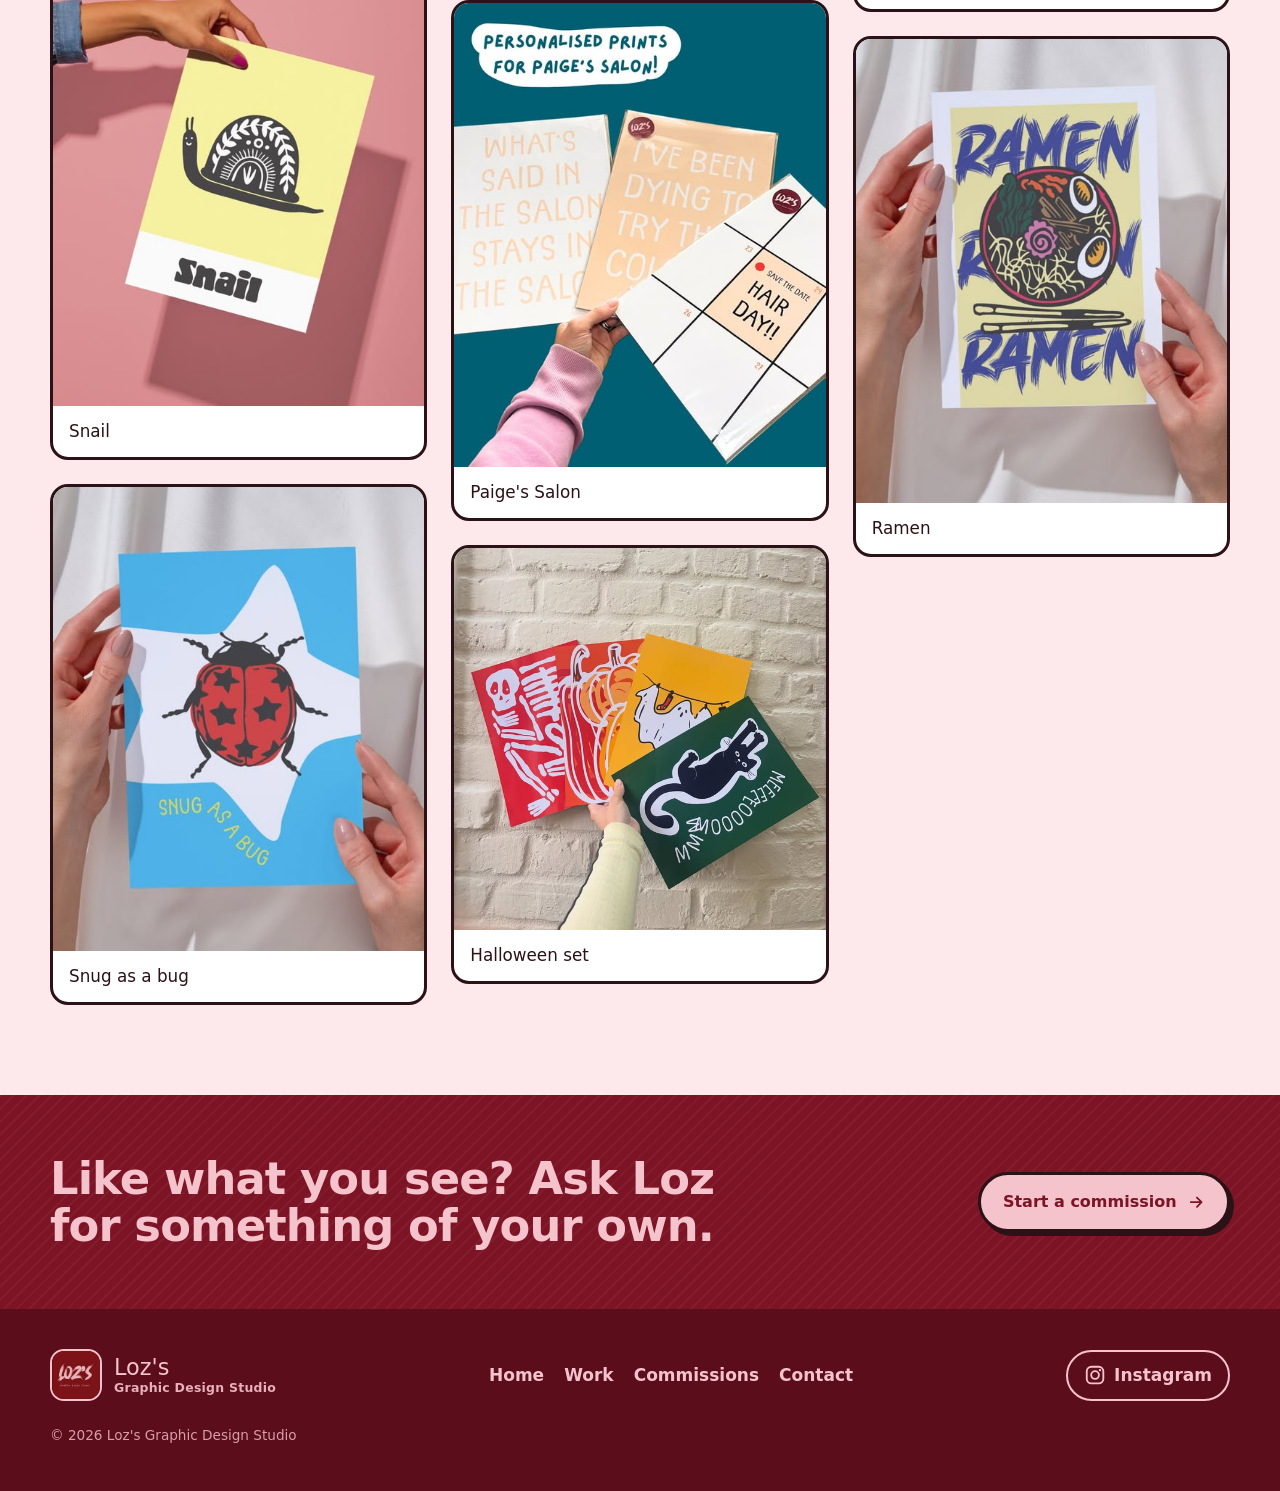
<file: work.html>
<!DOCTYPE html>
<html lang="en-GB">
<head>
<meta charset="utf-8">
<meta name="viewport" content="width=device-width, initial-scale=1">
<title>Work | Loz's Graphic Design Studio</title>
<meta name="description" content="Prints, greeting cards and personalised designs by Loz's Graphic Design Studio.">
<link rel="stylesheet" href="styles.css">
</head>
<body>
<a class="skip" href="#main">Skip to content</a>

<header class="site-head">
  <div class="wrap head-inner">
    <a class="brand" href="index.html" aria-label="Loz's Graphic Design Studio home">
      <img src="source-instagram/assets/image-1.jpg" alt="LOZ'S Graphic design studio logo" width="56" height="56">
      <span class="brand-name">Loz's<small>Graphic Design Studio</small></span>
    </a>
    <nav class="nav" aria-label="Main">
      <a href="index.html">Home</a>
      <a href="work.html" aria-current="page">Work</a>
      <a href="index.html#seasonal">Autumn</a>
      <a href="commission.html">Commissions</a>
      <a href="index.html#contact">Contact</a>
      <a class="nav-ig" href="https://www.instagram.com/loz_graphicdesignstudio/" target="_blank" rel="noopener" aria-label="Loz's Graphic Design Studio on Instagram">
        <svg viewBox="0 0 24 24" aria-hidden="true"><rect x="3" y="3" width="18" height="18" rx="5" fill="none" stroke="currentColor" stroke-width="2"/><circle cx="12" cy="12" r="4.2" fill="none" stroke="currentColor" stroke-width="2"/><circle cx="17.4" cy="6.6" r="1.3" fill="currentColor"/></svg>
      </a>
    </nav>
  </div>
</header>

<main id="main">
  <section class="page-hero">
    <div class="wrap">
      <img class="page-sticker" src="source-instagram/assets/image-3.jpg" alt="" width="150" height="150">
      <h1>The work</h1>
      <p class="lede">Prints for the home, cards, nursery pieces, seasonal designs and personalised commissions. Tap any piece to see it larger.</p>
    </div>
  </section>

  <section class="gallery-sec">
    <div class="wrap">
      <div class="filters" role="group" aria-label="Filter work">
        <button type="button" class="chip is-on" data-filter="all" aria-pressed="true">Everything</button>
        <button type="button" class="chip" data-filter="home" aria-pressed="false">Home and kitchen</button>
        <button type="button" class="chip" data-filter="kids" aria-pressed="false">Nursery and kids</button>
        <button type="button" class="chip" data-filter="cards" aria-pressed="false">Cards</button>
        <button type="button" class="chip" data-filter="seasonal" aria-pressed="false">Seasonal</button>
        <button type="button" class="chip" data-filter="personal" aria-pressed="false">Personalised</button>
      </div>

      <ul class="gallery" id="gallery">
        <li data-cat="kids cards"><button type="button" class="g-item" data-full="source-instagram/assets/image-5.jpg" data-title="Crayons" data-desc="Rows of rainbow crayons in red, green, blue, pink, orange, yellow and purple on cream."><img src="source-instagram/assets/image-5.jpg" alt="Hands holding an illustrated print of rows of rainbow crayons" width="512" height="640" loading="lazy"><span class="g-label">Crayons</span></button></li>
        <li data-cat="home"><button type="button" class="g-item" data-full="source-instagram/assets/image-6.jpg" data-title="Laundry room trio" data-desc="WASH WASH WASH, Get a load of this, and a printmaking-style washing line. Framed and hung together."><img src="source-instagram/assets/image-6.jpg" alt="Three framed laundry-themed prints hanging on a cream wall" width="640" height="535" loading="lazy"><span class="g-label">Laundry room trio</span></button></li>
        <li data-cat="kids"><button type="button" class="g-item" data-full="source-instagram/assets/image-7.jpg" data-title="Snail" data-desc="Folk-style charcoal snail with leaf and rainbow motifs on pale lemon yellow."><img src="source-instagram/assets/image-7.jpg" alt="Snail print on pale yellow held against a dusty pink wall" width="512" height="640" loading="lazy"><span class="g-label">Snail</span></button></li>
        <li data-cat="kids cards"><button type="button" class="g-item" data-full="source-instagram/assets/image-8.jpg" data-title="Snug as a bug" data-desc="A red ladybird covered in black stars on a white star shape, against sky blue."><img src="source-instagram/assets/image-8.jpg" alt="Sky-blue card with a star-spotted ladybird and the words Snug as a bug" width="512" height="640" loading="lazy"><span class="g-label">Snug as a bug</span></button></li>
        <li data-cat="home"><button type="button" class="g-item" data-full="source-instagram/assets/image-9.jpg" data-title="Sweet Treat?" data-desc="An ice-cream sundae on yellow and white stripes, framed and styled in a real kitchen."><img src="source-instagram/assets/image-9.jpg" alt="Framed Sweet treat? sundae print on a kitchen counter" width="512" height="640" loading="lazy"><span class="g-label">Sweet Treat?</span></button></li>
        <li data-cat="home"><button type="button" class="g-item" data-full="source-instagram/assets/image-10.jpg" data-title="MIX" data-desc="MIX repeated in hot pink around a linocut-style stand mixer."><img src="source-instagram/assets/image-10.jpg" alt="MIX print with a charcoal stand mixer illustration on pink" width="512" height="640" loading="lazy"><span class="g-label">MIX</span></button></li>
        <li data-cat="personal"><button type="button" class="g-item" data-full="source-instagram/assets/image-11.jpg" data-title="Personalised prints for Paige's Salon" data-desc="A set of peach, white and calendar-style prints made for a hair salon."><img src="source-instagram/assets/image-11.jpg" alt="Three personalised salon prints held against a teal background" width="640" height="640" loading="lazy"><span class="g-label">Paige's Salon</span></button></li>
        <li data-cat="seasonal"><button type="button" class="g-item" data-full="source-instagram/assets/image-12.jpg" data-title="Halloween set" data-desc="A skeleton, pumpkins, a ghost with bunting and an upside-down black cat in red, orange, mustard and green."><img src="source-instagram/assets/image-12.jpg" alt="Four Halloween prints fanned out against a white brick wall" width="512" height="640" loading="lazy"><span class="g-label">Halloween set</span></button></li>
        <li data-cat="cards"><button type="button" class="g-item" data-full="source-instagram/assets/image-13.jpg" data-title="Happy Birthday!" data-desc="A swirl-topped cake with a single candle and confetti sprinkles on teal."><img src="source-instagram/assets/image-13.jpg" alt="Teal Happy Birthday card with an illustrated cake" width="640" height="640" loading="lazy"><span class="g-label">Happy Birthday!</span></button></li>
        <li data-cat="seasonal"><button type="button" class="g-item" data-full="source-instagram/assets/image-15.jpg" data-title="Sweater Weather" data-desc="A hand-drawn red jumper with striped cuffs on burnt orange and red stripes."><img src="source-instagram/assets/image-15.jpg" alt="Sweater Weather poster on linen with a wheat stalk" width="512" height="640" loading="lazy"><span class="g-label">Sweater Weather</span></button></li>
        <li data-cat="home"><button type="button" class="g-item" data-full="source-instagram/assets/image-16.jpg" data-title="Ramen" data-desc="A top-down bowl of ramen with RAMEN repeated in blue brush lettering on butter yellow."><img src="source-instagram/assets/image-16.jpg" alt="Ramen print held against white fabric" width="512" height="640" loading="lazy"><span class="g-label">Ramen</span></button></li>
      </ul>
      <p class="empty-note" id="empty-note" hidden>Nothing in this category yet.</p>
    </div>
  </section>

  <section class="commission-cta slim">
    <div class="wrap cta-slim">
      <h2>Like what you see? Ask Loz for something of your own.</h2>
      <a class="btn btn-pink" href="commission.html">Start a commission
        <svg viewBox="0 0 24 24" aria-hidden="true"><path d="M5 12h13M13 6l6 6-6 6" fill="none" stroke="currentColor" stroke-width="2.4" stroke-linecap="round" stroke-linejoin="round"/></svg>
      </a>
    </div>
  </section>
</main>

<dialog class="lightbox" id="lightbox" aria-labelledby="lb-title">
  <div class="lb-inner">
    <button type="button" class="lb-close" data-lb="close" aria-label="Close">
      <svg viewBox="0 0 24 24" aria-hidden="true"><path d="M6 6l12 12M18 6L6 18" stroke="currentColor" stroke-width="2.6" stroke-linecap="round"/></svg>
    </button>
    <img id="lb-img" src="source-instagram/assets/image-5.jpg" alt="">
    <div class="lb-text">
      <h2 id="lb-title">Crayons</h2>
      <p id="lb-desc"></p>
      <div class="lb-nav">
        <button type="button" class="lb-btn" data-lb="prev" aria-label="Previous piece">
          <svg viewBox="0 0 24 24" aria-hidden="true"><path d="M19 12H6M11 6l-6 6 6 6" fill="none" stroke="currentColor" stroke-width="2.4" stroke-linecap="round" stroke-linejoin="round"/></svg>
        </button>
        <span id="lb-count">1 / 11</span>
        <button type="button" class="lb-btn" data-lb="next" aria-label="Next piece">
          <svg viewBox="0 0 24 24" aria-hidden="true"><path d="M5 12h13M13 6l6 6-6 6" fill="none" stroke="currentColor" stroke-width="2.4" stroke-linecap="round" stroke-linejoin="round"/></svg>
        </button>
      </div>
    </div>
  </div>
</dialog>

<footer class="site-foot">
  <div class="wrap foot-inner">
    <a class="brand" href="index.html">
      <img src="source-instagram/assets/image-1.jpg" alt="LOZ'S Graphic design studio logo" width="56" height="56" loading="lazy">
      <span class="brand-name">Loz's<small>Graphic Design Studio</small></span>
    </a>
    <nav class="foot-nav" aria-label="Footer">
      <a href="index.html">Home</a>
      <a href="work.html">Work</a>
      <a href="commission.html">Commissions</a>
      <a href="index.html#contact">Contact</a>
    </nav>
    <a class="social" href="https://www.instagram.com/loz_graphicdesignstudio/" target="_blank" rel="noopener" aria-label="Instagram: @loz_graphicdesignstudio">
      <svg viewBox="0 0 24 24" aria-hidden="true"><rect x="3" y="3" width="18" height="18" rx="5" fill="none" stroke="currentColor" stroke-width="2"/><circle cx="12" cy="12" r="4.2" fill="none" stroke="currentColor" stroke-width="2"/><circle cx="17.4" cy="6.6" r="1.3" fill="currentColor"/></svg>
      <span>Instagram</span>
    </a>
  </div>
  <p class="wrap copy">&copy; <span data-year>2026</span> Loz's Graphic Design Studio</p>
</footer>

<script src="script.js"></script>
<!-- webspace-furnishing-demo-badge --><style>#wf-demo-badge{all:initial;position:fixed;right:14px;bottom:14px;z-index:2147483646;display:flex;align-items:center;gap:8px;padding:6px 12px 6px 6px;border-radius:999px;background:rgba(255,255,255,.94);border:1px solid rgba(16,46,102,.16);box-shadow:0 4px 16px rgba(10,30,70,.18);font:600 12px/1.2 system-ui,-apple-system,"Segoe UI",Roboto,Arial,sans-serif;color:#10244f;letter-spacing:0;text-decoration:none;cursor:pointer;transition:box-shadow .15s,transform .15s,bottom .2s;-webkit-font-smoothing:antialiased}#wf-demo-badge:hover,#wf-demo-badge:focus-visible{box-shadow:0 6px 22px rgba(10,30,70,.28);transform:translateY(-1px)}#wf-demo-badge:focus-visible{outline:2px solid #1f6fd6;outline-offset:2px}#wf-demo-badge img{all:initial;display:block;width:30px;height:30px}#wf-demo-badge span{all:initial;font:inherit;color:inherit;white-space:nowrap}@media (max-width:520px){#wf-demo-badge{right:10px;bottom:10px;padding:4px 10px 4px 4px;font-size:11px}#wf-demo-badge img{width:24px;height:24px}}@media print{#wf-demo-badge{display:none}}</style><a id="wf-demo-badge" href="https://webspacefurnishing.uk/" target="_blank" rel="noopener" aria-label="Demo powered by Webspace Furnishing - visit webspacefurnishing.uk"><img src="[data-uri]" alt="" width="30" height="30"><span>Demo powered by Webspace Furnishing</span></a><script>(function(){var b=document.getElementById('wf-demo-badge');if(!b)return;var list=[],t;function scan(){list=[];var all=document.body.getElementsByTagName('*');for(var i=0;i<all.length;i++){var e=all[i];if(e===b||b.contains(e))continue;var s=getComputedStyle(e);if(s.position==='fixed'||(s.position==='sticky'&&s.bottom!=='auto'))list.push(e);}place();}function place(){b.style.bottom='';var h=window.innerHeight,lift=parseFloat(getComputedStyle(b).bottom)||14,r=b.getBoundingClientRect();for(var pass=0;pass<4;pass++){var top=h-lift-r.height,bottom=h-lift,moved=false;for(var i=0;i<list.length;i++){var q=list[i].getBoundingClientRect();if(!q.width||!q.height||q.top<h*0.4)continue;if(q.left<r.right&&q.right>r.left&&q.top<bottom&&q.bottom>top){lift=h-q.top+8;moved=true;}}if(!moved)break;}b.style.bottom=lift+'px';}function later(){clearTimeout(t);t=setTimeout(scan,150);}scan();window.addEventListener('load',scan);window.addEventListener('resize',later);window.addEventListener('scroll',later,{passive:true});})();</script></body>
</html>
</file>
<file: styles.css>
:root{
  --maroon:#7d1426;
  --maroon-d:#5c0d1b;
  --pink:#f5c3cb;
  --pink-l:#fde8eb;
  --hot:#e9537a;
  --teal:#1d7b73;
  --teal-d:#11534e;
  --mustard:#f0b23a;
  --peri:#6c7bd0;
  --coral:#f0786a;
  --ink:#2b1217;
  --head:"Segoe UI Black","Arial Black",ui-rounded,"SF Pro Rounded",system-ui,sans-serif;
  --body:ui-rounded,"SF Pro Rounded","Segoe UI",system-ui,-apple-system,Roboto,Arial,sans-serif;
  --r:18px;
}
*,*::before,*::after{box-sizing:border-box}
html{scroll-behavior:smooth;-webkit-text-size-adjust:100%;text-size-adjust:100%}
@media (prefers-reduced-motion:reduce){html{scroll-behavior:auto}*{transition:none!important;animation:none!important}}
body{margin:0;font-family:var(--body);font-size:17px;line-height:1.6;color:var(--ink);background:var(--pink-l);overflow-x:clip}
img{max-width:100%;height:auto;display:block}
a{color:inherit}
a,button,label{touch-action:manipulation}
h1,h2,h3{font-family:var(--head);font-weight:900;line-height:1.05;letter-spacing:-.02em;margin:0 0 .45em;overflow-wrap:break-word}
h1{font-size:clamp(2.3rem,5.4vw,4.2rem)}
h2{font-size:clamp(1.8rem,3.6vw,2.8rem)}
h3{font-size:1.25rem;letter-spacing:-.01em}
p{margin:0 0 1em}
[id]{scroll-margin-top:96px}
.wrap{width:min(1180px,100% - 40px);margin-inline:auto}
.skip{position:absolute;left:-999px;top:8px;background:#fff;padding:8px 14px;border-radius:999px;z-index:50}
.skip:focus{left:12px}
:focus-visible{outline:3px solid var(--mustard);outline-offset:3px}
svg{width:1.15em;height:1.15em;flex:none}
input,textarea,select{font-size:max(16px,1rem)}

/* Header */
.site-head{background:var(--maroon);color:var(--pink);position:sticky;top:0;z-index:20;box-shadow:0 3px 0 var(--maroon-d)}
.head-inner{display:flex;align-items:center;justify-content:space-between;gap:14px 24px;flex-wrap:wrap;padding:10px 0}
.brand{display:flex;align-items:center;gap:12px;text-decoration:none}
.brand img{width:52px;height:52px;border-radius:14px;border:2px solid var(--pink)}
.brand-name{font-family:var(--head);font-size:1.4rem;line-height:1;color:var(--pink)}
.brand-name small{display:block;font-family:var(--body);font-weight:600;font-size:.78rem;letter-spacing:.02em;margin-top:4px;opacity:.9}
.nav{display:flex;flex-wrap:wrap;gap:8px;align-items:center}
.nav a{text-decoration:none;font-weight:700;font-size:.95rem;padding:8px 14px;min-height:44px;border-radius:999px;border:2px solid rgba(245,195,203,.45);color:var(--pink);display:inline-flex;align-items:center;justify-content:center;gap:6px;transition:background .2s,color .2s,transform .2s}
.nav a:hover{background:var(--pink);color:var(--maroon);transform:rotate(-2deg)}
.nav a[aria-current="page"]{background:var(--pink);color:var(--maroon);border-color:var(--pink)}
.nav-ig{padding:8px 12px!important}
.nav-ig svg{width:1.3em;height:1.3em}

/* Buttons */
.btn{display:inline-flex;align-items:center;justify-content:center;gap:10px;font-family:var(--head);font-size:1rem;text-decoration:none;padding:14px 22px;min-height:48px;border-radius:999px;border:3px solid var(--ink);box-shadow:4px 4px 0 var(--ink);cursor:pointer;transition:transform .15s,box-shadow .15s;font-weight:900;text-align:center}
.btn:hover{transform:translate(-2px,-2px);box-shadow:6px 6px 0 var(--ink)}
.btn:active{transform:translate(2px,2px);box-shadow:2px 2px 0 var(--ink)}
.btn-pink{background:var(--pink);color:var(--maroon)}
.btn-ghost{background:transparent;color:var(--pink);border-color:var(--pink);box-shadow:4px 4px 0 rgba(0,0,0,.35)}
.btn-amber{background:var(--mustard);color:#3b1a06}
.btn-maroon{background:var(--maroon);color:var(--pink)}
.btn-teal{background:var(--teal);color:#fff}
.btn-row{display:flex;flex-wrap:wrap;gap:14px}
.link-arrow{display:inline-flex;align-items:center;gap:8px;font-weight:800;text-decoration:none;border-bottom:3px solid var(--hot);padding-bottom:2px;min-height:44px}

/* Tags */
.tag{display:inline-flex;align-items:center;gap:8px;font-weight:800;font-size:.95rem;padding:6px 14px;border-radius:999px;transform:rotate(-3deg);margin-bottom:14px;border:2px solid var(--ink)}
.tag svg{width:1.4em;height:1.4em}
.tag-teal{background:var(--teal);color:#fff}
.tag-mustard{background:var(--mustard);color:var(--ink)}
.tag-pink{background:var(--pink);color:var(--maroon)}
.tag-peri{background:var(--peri);color:#fff}
.tag-amber{background:#f2a93b;color:#3b1a06;border-color:#5a1d10}
.sec-head{margin-bottom:34px;max-width:720px}
.sec-head.row{max-width:none;display:flex;justify-content:space-between;align-items:flex-end;gap:16px;flex-wrap:wrap}

/* Hero */
.hero{background-color:var(--maroon);background-image:repeating-linear-gradient(135deg,rgba(255,255,255,.035) 0 2px,transparent 2px 9px);color:var(--pink-l);padding:56px 0 80px;overflow:hidden}
.hero-grid{display:grid;grid-template-columns:minmax(0,1fr) minmax(0,1.05fr);gap:40px;align-items:center}
.hero-logo{width:120px;height:120px;border-radius:24px;border:3px solid var(--pink);transform:rotate(-4deg);margin-bottom:22px;box-shadow:6px 6px 0 var(--maroon-d)}
.hero h1{color:var(--pink)}
.lede{font-size:1.15rem;max-width:36ch;margin-bottom:26px}
.pinboard{position:relative;aspect-ratio:1/1;max-width:560px;width:100%;justify-self:center}
.pin{position:absolute;margin:0;background:#fff;padding:8px 8px 10px;border-radius:6px;box-shadow:0 14px 30px rgba(0,0,0,.35)}
.pin img{border-radius:3px;width:100%;height:auto}
.tape{position:absolute;top:-12px;left:50%;width:84px;height:26px;margin-left:-42px;background:rgba(240,178,58,.85);transform:rotate(-4deg);border-radius:3px}
.pin-a{width:50%;left:24%;top:0;transform:rotate(-3deg);z-index:2}
.pin-b{width:40%;left:0;top:30%;transform:rotate(-9deg);z-index:1}
.pin-c{width:40%;right:0;top:34%;transform:rotate(8deg);z-index:3}
.pin-b .tape{background:rgba(108,123,208,.85)}
.pin-c .tape{background:rgba(245,195,203,.9)}
.sticker{position:absolute;width:19%;height:auto;aspect-ratio:1/1;border-radius:50%;border:3px solid var(--pink-l);box-shadow:0 6px 14px rgba(0,0,0,.3);z-index:4}
.s1{right:6%;top:2%;transform:rotate(12deg)}
.s2{left:6%;bottom:2%;transform:rotate(-10deg)}

/* Makes */
.makes{padding:90px 0}
.make-grid{display:grid;grid-template-columns:repeat(2,minmax(0,1fr));gap:24px}
.make{background:#fff;border:3px solid var(--ink);border-radius:var(--r);overflow:hidden;box-shadow:6px 6px 0 var(--teal);display:flex;flex-direction:column}
.make img{width:100%;height:auto;aspect-ratio:4/3;object-fit:cover;flex:none}
.make-wide{grid-column:1/-1;flex-direction:row}
.make-wide img{width:58%;aspect-ratio:auto;object-fit:cover;flex:none}
.make-wide .make-body{align-self:center}
.make-body{padding:24px 26px}
.make-body p{margin:0}
.make:nth-child(2){box-shadow:6px 6px 0 var(--mustard)}
.make:nth-child(3){box-shadow:6px 6px 0 var(--hot)}

/* Fresh */
.fresh{background:var(--teal);color:#fff;padding:90px 0;background-image:radial-gradient(rgba(255,255,255,.08) 2px,transparent 2px);background-size:22px 22px}
.fresh .link-arrow{color:#fff;border-color:var(--mustard)}
.fresh-grid{display:grid;grid-template-columns:repeat(3,minmax(0,1fr));gap:30px}
.polaroid{margin:0;background:#fff;color:var(--ink);padding:12px 12px 6px;border-radius:8px;box-shadow:0 16px 30px rgba(0,0,0,.25)}
.polaroid img{border-radius:4px;width:100%;height:auto;aspect-ratio:4/5;object-fit:cover}
.polaroid figcaption{font-family:var(--head);font-size:1.2rem;text-align:center;padding:10px 0 6px}
.r1{transform:rotate(-2deg)}
.r2{transform:rotate(1.5deg) translateY(18px)}
.r3{transform:rotate(-1deg)}

/* Seasonal autumn */
.seasonal{position:relative;overflow:hidden;padding:96px 0;color:#fff4e4;background:linear-gradient(160deg,#5a1d10 0%,#8a3416 45%,#b8561c 100%)}
.seasonal::before{content:"";position:absolute;inset:0;background-image:repeating-linear-gradient(90deg,rgba(255,200,120,.05) 0 30px,transparent 30px 60px);pointer-events:none}
.leaf{position:absolute;width:70px;height:70px;color:#e0892c;opacity:.55}
.leaf-1{top:30px;right:6%;transform:rotate(30deg)}
.leaf-2{bottom:40px;left:3%;transform:rotate(-40deg);color:#c9541c;width:90px;height:90px}
.leaf-3{top:45%;left:46%;transform:rotate(160deg);color:#f2b04a;width:46px;height:46px;opacity:.4}
.seasonal-grid{position:relative;display:grid;grid-template-columns:minmax(0,1fr) minmax(0,1.1fr);gap:50px;align-items:center}
.seasonal h2{color:#ffd48a}
.seasonal p{max-width:46ch}
.seasonal-pics{position:relative;display:grid;grid-template-columns:1fr 1fr;gap:20px}
.s-pic{margin:0;border:6px solid #fff4e4;border-radius:10px;overflow:hidden;box-shadow:0 18px 34px rgba(30,8,2,.45)}
.s-pic img{width:100%;height:auto;aspect-ratio:4/5;object-fit:cover}
.s-pic-1{transform:rotate(-3deg)}
.s-pic-2{transform:rotate(3deg) translateY(30px)}

/* Commission CTA */
.commission-cta{background:var(--maroon);color:var(--pink-l);padding:90px 0;background-image:repeating-linear-gradient(135deg,rgba(255,255,255,.035) 0 2px,transparent 2px 9px)}
.commission-cta h2{color:var(--pink)}
.cta-grid{display:grid;grid-template-columns:minmax(0,1fr) minmax(0,1fr);gap:30px 50px;align-items:start}
.cta-btns{grid-column:1/-1}
.steps{list-style:none;margin:0;padding:0;display:grid;gap:16px}
.steps li{display:grid;grid-template-columns:52px minmax(0,1fr);gap:16px;align-items:start;background:rgba(0,0,0,.18);border-radius:var(--r);padding:16px 18px;border:2px solid rgba(245,195,203,.3)}
.steps h3{color:var(--pink);margin-bottom:4px}
.steps p{margin:0}
.num{width:52px;height:52px;border-radius:50%;display:grid;place-items:center;font-family:var(--head);font-size:1.4rem;background:var(--mustard);color:var(--ink)}
.steps li:nth-child(2) .num{background:var(--pink);color:var(--maroon)}
.steps li:nth-child(3) .num{background:var(--teal);color:#fff}
.slim{padding:60px 0}
.cta-slim{display:flex;justify-content:space-between;align-items:center;gap:24px;flex-wrap:wrap}
.cta-slim h2{margin:0;max-width:22ch}

/* Family */
.family{padding:90px 0}
.family-grid{display:grid;grid-template-columns:repeat(2,minmax(0,1fr));gap:24px}
.family-card{display:flex;flex-direction:column;gap:6px;text-decoration:none;padding:30px;border-radius:var(--r);border:3px solid var(--ink);transition:transform .2s}
.family-card:hover{transform:rotate(-1deg) translateY(-3px)}
.fc-photo{background:var(--peri);color:#fff;box-shadow:6px 6px 0 var(--ink)}
.fc-art{background:var(--mustard);color:var(--ink);box-shadow:6px 6px 0 var(--ink)}
.fc-icon{width:48px;height:48px;margin-bottom:8px}
.fc-name{font-family:var(--head);font-size:clamp(1.15rem,2.4vw,1.5rem);word-break:break-word}
.fc-sub{font-weight:600}

/* Contact */
.contact{background:var(--pink);padding:80px 0}
.contact-inner{display:grid;grid-template-columns:150px minmax(0,1fr);gap:36px;align-items:center;max-width:860px}
.contact-logo{width:150px;height:150px;border-radius:28px;transform:rotate(4deg);border:3px solid var(--ink);box-shadow:6px 6px 0 var(--maroon)}
.contact h2{color:var(--maroon)}
.ig-big{display:inline-flex;align-items:center;gap:10px;font-family:var(--head);font-size:clamp(1.05rem,2.6vw,1.45rem);color:var(--maroon);text-decoration:none;border-bottom:4px solid var(--maroon);word-break:break-all;min-height:44px}
.ig-big svg{width:1.4em;height:1.4em}

/* Footer */
.site-foot{background:var(--maroon-d);color:var(--pink);padding:40px 0 30px}
.foot-inner{display:flex;flex-wrap:wrap;align-items:center;justify-content:space-between;gap:20px}
.foot-nav{display:flex;flex-wrap:wrap;gap:6px 20px}
.foot-nav a{text-decoration:none;font-weight:700;display:inline-flex;align-items:center;min-height:44px}
.foot-nav a:hover{text-decoration:underline}
.social{display:inline-flex;align-items:center;gap:8px;text-decoration:none;font-weight:800;padding:10px 16px;min-height:44px;border-radius:999px;border:2px solid var(--pink)}
.social:hover{background:var(--pink);color:var(--maroon)}
.social svg{width:1.3em;height:1.3em}
.copy{font-size:.85rem;opacity:.8;margin-top:24px}

/* Page hero */
.page-hero{background:var(--maroon);color:var(--pink-l);padding:60px 0 64px;position:relative;overflow:hidden;background-image:repeating-linear-gradient(135deg,rgba(255,255,255,.035) 0 2px,transparent 2px 9px)}
.page-hero h1{color:var(--pink)}
.page-hero .lede{max-width:52ch;margin:0}
.page-sticker{width:96px;height:96px;border-radius:50%;border:3px solid var(--pink-l);transform:rotate(-8deg);margin-bottom:18px}
.page-hero.teal{background-color:var(--teal-d)}
.page-hero.teal h1{color:#fff}
.page-hero-split{display:grid;grid-template-columns:minmax(0,1.2fr) minmax(0,.8fr);gap:40px;align-items:center}
.tilt-photo{margin:0;background:#fff;padding:10px 10px 4px;border-radius:10px;transform:rotate(3deg);box-shadow:0 16px 30px rgba(0,0,0,.3);max-width:380px;justify-self:center;color:var(--ink)}
.tilt-photo img{border-radius:6px;width:100%;height:auto}
.tilt-photo figcaption{font-weight:800;text-align:center;padding:10px 4px;font-size:.95rem}

/* Gallery */
.gallery-sec{padding:50px 0 90px}
.filters{display:flex;flex-wrap:wrap;gap:10px;margin-bottom:34px}
.chip{font:inherit;font-weight:800;padding:9px 16px;min-height:44px;border-radius:999px;border:2px solid var(--ink);background:#fff;color:var(--ink);cursor:pointer}
.chip:hover{background:var(--pink)}
.chip.is-on{background:var(--ink);color:var(--pink-l)}
.gallery{list-style:none;margin:0;padding:0;columns:3 260px;column-gap:24px}
.gallery li{break-inside:avoid;margin-bottom:24px}
.gallery li[hidden]{display:none}
.g-item{display:block;width:100%;padding:0;border:3px solid var(--ink);border-radius:var(--r);overflow:hidden;background:#fff;cursor:zoom-in;text-align:left;font:inherit;color:inherit;transition:transform .2s,box-shadow .2s}
.g-item:hover{transform:translateY(-3px) rotate(-.6deg);box-shadow:6px 6px 0 var(--hot)}
.g-item img{width:100%;height:auto}
.g-label{display:block;padding:12px 16px;font-family:var(--head);font-size:1.05rem}
.empty-note{font-weight:700}

/* Lightbox */
.lightbox{border:0;padding:0;border-radius:22px;max-width:min(920px,94vw);width:100%;max-height:calc(100vh - 24px);max-height:calc(100dvh - 24px);overflow:auto;overscroll-behavior:contain;background:var(--pink-l);color:var(--ink)}
.lightbox::backdrop{background:rgba(43,18,23,.82)}
.lb-inner{display:grid;grid-template-columns:minmax(0,1.3fr) minmax(0,1fr);position:relative}
.lb-inner img{width:100%;height:100%;max-height:80vh;object-fit:contain;background:#fff}
.lb-text{padding:34px 28px;display:flex;flex-direction:column;justify-content:center}
.lb-text h2{color:var(--maroon);font-size:clamp(1.5rem,3vw,2.1rem)}
.lb-nav{display:flex;align-items:center;gap:14px;margin-top:10px;font-weight:800}
.lb-btn,.lb-close{width:46px;height:46px;border-radius:50%;border:2px solid var(--ink);background:#fff;color:var(--ink);display:grid;place-items:center;cursor:pointer}
.lb-btn:hover,.lb-close:hover{background:var(--pink)}
.lb-close{position:absolute;top:12px;right:12px;z-index:2;box-shadow:0 3px 10px rgba(0,0,0,.2)}

/* Planner */
.planner-sec{padding:70px 0}
.planner-grid{display:grid;grid-template-columns:minmax(0,1.15fr) minmax(0,.85fr);gap:40px;align-items:start}
.planner{background:#fff;border:3px solid var(--ink);border-radius:var(--r);padding:30px;box-shadow:8px 8px 0 var(--teal)}
.planner h2{color:var(--maroon)}
.muted{color:#6b4a50;font-size:.95rem}
fieldset{border:0;padding:0;margin:0 0 22px;min-width:0}
legend,.field>span{font-weight:800;display:block;margin-bottom:10px}
.choice-row,.swatches{display:flex;flex-wrap:wrap;gap:10px}
.choice,.swatch{position:relative}
.choice input,.swatch input{position:absolute;opacity:0;width:1px;height:1px}
.choice span,.swatch span{display:inline-flex;align-items:center;gap:8px;padding:9px 15px;min-height:44px;border-radius:999px;border:2px solid var(--ink);cursor:pointer;font-weight:700;background:#fff}
.choice input:checked+span{background:var(--maroon);color:var(--pink)}
.choice input:focus-visible+span,.swatch input:focus-visible+span{outline:3px solid var(--mustard);outline-offset:2px}
.swatch span::before{content:"";width:18px;height:18px;border-radius:50%;background:var(--sw);border:2px solid var(--ink)}
.swatch input:checked+span{background:var(--pink);box-shadow:3px 3px 0 var(--ink)}
.field{display:block;margin-bottom:20px}
.field input,.field textarea{width:100%;font:inherit;font-size:max(16px,1rem);padding:12px 14px;border-radius:12px;border:2px solid var(--ink);background:var(--pink-l);color:var(--ink)}
.field textarea{resize:vertical}
.preview{position:sticky;top:110px}
.bubble{background:var(--teal);color:#fff;border-radius:24px 24px 24px 6px;padding:26px;border:3px solid var(--ink);box-shadow:6px 6px 0 var(--ink)}
.bubble h2{font-size:1.4rem;color:var(--mustard)}
.brief-out{font-size:1.05rem;margin:0;white-space:pre-wrap;overflow-wrap:anywhere}
.preview-actions{display:flex;flex-wrap:wrap;gap:12px;margin-top:22px}
.copy-status{font-weight:800;color:var(--teal-d);min-height:1.6em;margin-top:12px}
.preview-sticker{width:90px;height:90px;border-radius:50%;border:3px solid var(--ink);transform:rotate(10deg);margin-top:6px}
.ideas{padding:20px 0 90px}
.idea-grid{display:grid;grid-template-columns:repeat(4,minmax(0,1fr));gap:20px}
.idea{display:block;text-decoration:none;border:3px solid var(--ink);border-radius:var(--r);overflow:hidden;background:#fff;transition:transform .2s}
.idea:hover{transform:rotate(-1deg) translateY(-3px)}
.idea img{width:100%;height:auto;aspect-ratio:1/1;object-fit:cover}
.idea span{display:block;padding:12px 14px;font-weight:800}

/* Touch screens: no sticky hover tilts, give tap feedback instead */
@media (hover:none){
  .nav a:hover,.family-card:hover,.idea:hover,.g-item:hover{transform:none}
  .nav a:hover:not([aria-current="page"]){background:transparent;color:var(--pink)}
  .g-item:hover{box-shadow:none}
  .btn:hover{transform:none;box-shadow:4px 4px 0 var(--ink)}
  .btn-ghost:hover{box-shadow:4px 4px 0 rgba(0,0,0,.35)}
  .btn:active{transform:translate(2px,2px);box-shadow:2px 2px 0 var(--ink)}
  .nav a:active,.chip:active,.g-item:active,.idea:active,.family-card:active{transform:scale(.97)}
}

/* Responsive */
@media (max-width:900px){
  .hero-grid,.seasonal-grid,.cta-grid,.page-hero-split,.planner-grid{grid-template-columns:1fr}
  .pinboard{order:-1;max-width:430px}
  .hero{padding:34px 0 60px}
  .hero-logo{width:90px;height:90px}
  .make-wide{flex-direction:column}
  .make-wide img{width:100%;height:auto;aspect-ratio:4/3}
  .preview{position:static}
  .idea-grid{grid-template-columns:repeat(2,minmax(0,1fr))}
  .lb-inner{grid-template-columns:1fr}
  .lb-inner img{max-height:58vh}
  .lb-text{padding:22px}
  .seasonal-pics{max-width:520px}
}
@media (max-width:640px){
  body{font-size:16px}
  [id]{scroll-margin-top:12px}
  .wrap{width:min(1180px,100% - 28px)}
  h1{font-size:clamp(1.9rem,8.6vw,2.6rem);-webkit-hyphens:auto;hyphens:auto}
  h2{font-size:clamp(1.5rem,6.6vw,2rem)}
  h3{font-size:1.15rem}
  .lede{font-size:1.05rem}
  .sec-head{margin-bottom:24px}
  .tag{font-size:.88rem;padding:5px 12px}

  /* Header: brand on top, nav as an even grid of large tap targets */
  .site-head{position:static}
  .head-inner{flex-direction:column;align-items:center;gap:10px;padding:12px 0 14px}
  .brand img{width:46px;height:46px}
  .brand-name{font-size:1.25rem}
  .nav{display:grid;grid-template-columns:repeat(3,minmax(0,1fr));gap:8px;width:100%}
  .nav a{padding:8px 6px;font-size:.9rem;min-height:44px;text-align:center}

  /* Buttons go full width */
  .btn-row{flex-direction:column;align-items:stretch;gap:12px}
  .btn-row .btn,.cta-slim .btn,.seasonal-copy .btn,.preview-actions .btn{width:100%}
  .preview-actions{flex-direction:column}

  /* Hero */
  .hero{padding:26px 0 48px}
  .hero-grid{gap:26px}
  .hero-logo{width:76px;height:76px;border-radius:18px;margin-bottom:16px}
  .pinboard{max-width:320px}
  .tape{width:60px;height:20px;margin-left:-30px;top:-9px}
  .pin{padding:6px 6px 8px}

  /* Sections */
  .makes,.fresh,.family,.commission-cta,.seasonal{padding:56px 0}
  .make-grid,.family-grid{grid-template-columns:1fr;gap:20px}
  .make,.make:nth-child(2),.make:nth-child(3){box-shadow:4px 4px 0 var(--teal)}
  .make:nth-child(2){box-shadow:4px 4px 0 var(--mustard)}
  .make:nth-child(3){box-shadow:4px 4px 0 var(--hot)}
  .make img,.make-wide img{width:100%;height:auto;aspect-ratio:3/2}
  .make-body{padding:18px 20px}
  .fresh-grid{grid-template-columns:repeat(2,minmax(0,1fr));gap:16px}
  .fresh-grid .r3{grid-column:1/-1;max-width:50%;justify-self:center}
  .polaroid{padding:8px 8px 4px}
  .polaroid figcaption{font-size:1rem;padding:8px 0 4px}
  .r2{transform:rotate(1.5deg)}

  .leaf{width:48px;height:48px}
  .leaf-2{width:60px;height:60px;bottom:16px}
  .leaf-3{display:none}
  .seasonal-grid{gap:32px}
  .seasonal-pics{gap:12px;padding-bottom:16px;max-width:400px;width:100%;justify-self:center}
  .s-pic{border-width:4px}
  .s-pic-2{transform:rotate(3deg) translateY(16px)}

  .steps li{grid-template-columns:44px minmax(0,1fr);gap:12px;padding:14px}
  .num{width:44px;height:44px;font-size:1.2rem}
  .cta-slim{flex-direction:column;align-items:stretch}
  .slim{padding:44px 0}

  .family-card{padding:22px}
  .fc-photo,.fc-art{box-shadow:4px 4px 0 var(--ink)}
  .fc-icon{width:40px;height:40px}

  .contact{padding:52px 0}
  .contact-inner{grid-template-columns:1fr;gap:18px;text-align:left}
  .contact-logo{width:96px;height:96px;border-radius:20px}

  /* Footer */
  .site-foot{padding:32px 0 calc(24px + env(safe-area-inset-bottom,0px))}
  .foot-inner{flex-direction:column;align-items:center;text-align:center;gap:14px}
  .foot-nav{justify-content:center;gap:4px 18px}
  .copy{text-align:center;margin-top:18px}

  /* Inner pages */
  .page-hero{padding:34px 0 40px}
  .page-hero-split{gap:28px}
  .page-sticker{width:76px;height:76px;margin-bottom:14px}
  .tilt-photo{max-width:230px}

  .gallery-sec{padding:32px 0 60px}
  .filters{gap:8px;margin-bottom:22px}
  .chip{padding:8px 13px;font-size:.92rem}
  .gallery{columns:2;column-gap:12px}
  .gallery li{margin-bottom:12px}
  .g-item{border-width:2px;border-radius:14px}
  .g-label{padding:8px 10px;font-size:.9rem;line-height:1.2}

  .lightbox{max-width:calc(100vw - 16px);border-radius:16px}
  .lb-inner img{max-height:52vh;max-height:52dvh}
  .lb-text{padding:18px 18px 22px}
  .lb-nav{justify-content:space-between}
  .lb-btn,.lb-close{width:48px;height:48px}
  .lb-close{top:8px;right:8px}

  .planner-sec{padding:36px 0 48px}
  .planner-grid{gap:28px}
  .planner{padding:20px 18px;box-shadow:5px 5px 0 var(--teal)}
  .choice span,.swatch span{padding:8px 13px;font-size:.95rem}
  .bubble{padding:20px}
  .preview-sticker{width:72px;height:72px}
  .ideas{padding:8px 0 60px}
  .idea-grid{gap:12px}
  .idea{border-width:2px;border-radius:14px}
  .idea span{padding:9px 10px;font-size:.9rem;line-height:1.3}
}
@media (max-width:360px){
  .nav a{font-size:.82rem;padding:6px 4px}
  .brand-name{font-size:1.1rem}
  .gallery{column-gap:10px}
}
</file>
